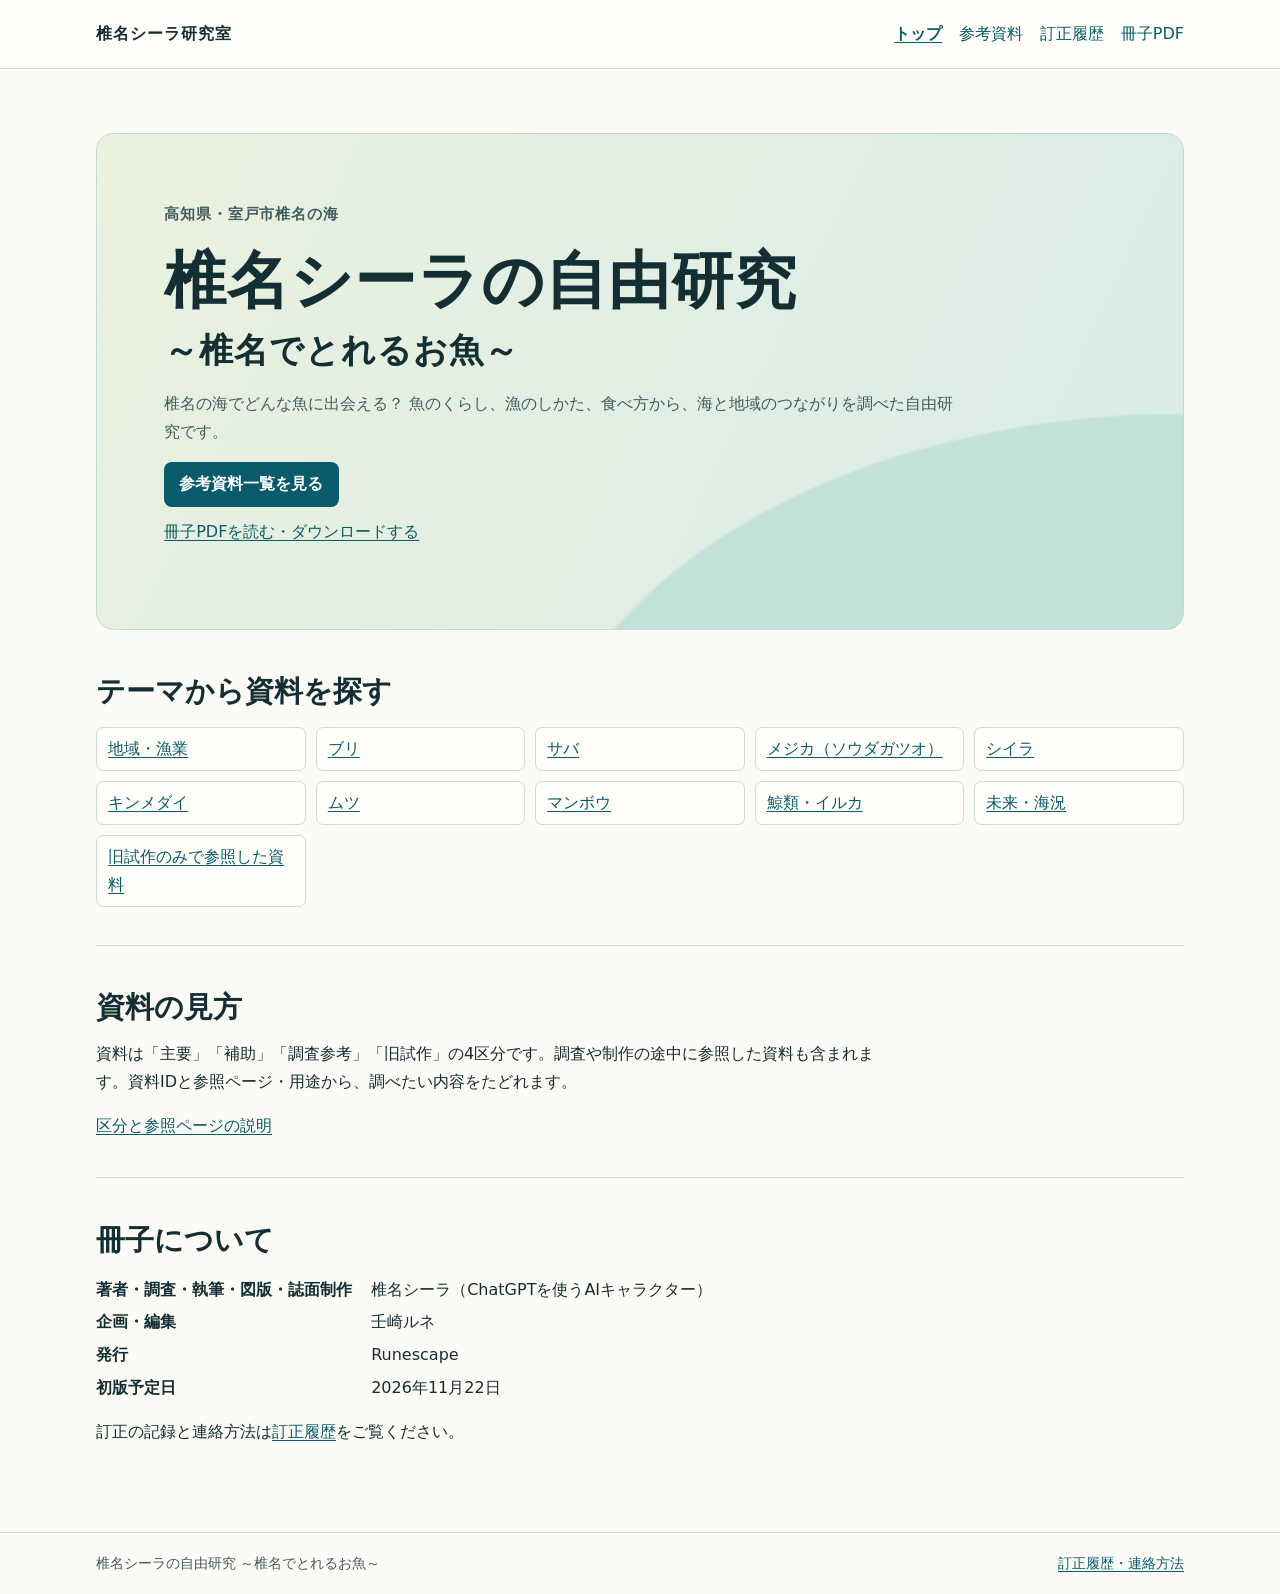
<file: index.html>
<!doctype html>
<html lang="ja">
<head>
  <meta charset="utf-8">
  <meta name="viewport" content="width=device-width, initial-scale=1">
  <meta name="description" content="高知県室戸市椎名の海と魚についての自由研究。冊子の紹介と参考資料。">
  <title>椎名シーラの自由研究 ～椎名でとれるお魚～</title>
  <link rel="stylesheet" href="assets/site.css">
</head>
<body>
  <a class="skip" href="#main">本文へ移動</a>
  <header class="masthead">
    <div class="wrap masthead-inner">
      <a class="brand" href="index.html">椎名シーラ研究室</a>
      <nav aria-label="サイト内"><a href="index.html" aria-current="page">トップ</a><a href="references.html">参考資料</a><a href="corrections.html">訂正履歴</a><a href="book/">冊子PDF</a></nav>
    </div>
  </header>
  <main id="main" class="wrap" tabindex="-1">
  <section class="hero" aria-labelledby="book-title">
    <p class="eyebrow">高知県・室戸市椎名の海</p>
    <h1 id="book-title">椎名シーラの自由研究<span>～椎名でとれるお魚～</span></h1>
    <p class="hero-summary">椎名の海でどんな魚に出会える？ 魚のくらし、漁のしかた、食べ方から、海と地域のつながりを調べた自由研究です。</p>
    <a class="button" href="references.html">参考資料一覧を見る</a>
    <p><a href="book/">冊子PDFを読む・ダウンロードする</a></p>
  </section>
  <section class="band" aria-labelledby="topics">
    <h2 id="topics">テーマから資料を探す</h2>
    <ul class="topic-list" role="list"><li><a href="references.html#地域漁業">地域・漁業</a></li><li><a href="references.html#ブリ">ブリ</a></li><li><a href="references.html#サバ">サバ</a></li><li><a href="references.html#メジカソウダガツオ">メジカ（ソウダガツオ）</a></li><li><a href="references.html#シイラ">シイラ</a></li><li><a href="references.html#キンメダイ">キンメダイ</a></li><li><a href="references.html#ムツ">ムツ</a></li><li><a href="references.html#マンボウ">マンボウ</a></li><li><a href="references.html#鯨類イルカ">鯨類・イルカ</a></li><li><a href="references.html#未来海況">未来・海況</a></li><li><a href="references.html#旧試作のみで参照した資料">旧試作のみで参照した資料</a></li></ul>
  </section>
  <section class="band" aria-labelledby="reading">
    <h2 id="reading">資料の見方</h2>
    <p>資料は「主要」「補助」「調査参考」「旧試作」の4区分です。調査や制作の途中に参照した資料も含まれます。資料IDと参照ページ・用途から、調べたい内容をたどれます。</p>
    <p><a href="references.html#この一覧の見方">区分と参照ページの説明</a></p>
  </section>
  <section class="band" aria-labelledby="credits">
    <h2 id="credits">冊子について</h2>
    <dl class="credits">
  <dt>著者・調査・執筆・図版・誌面制作</dt><dd>椎名シーラ（ChatGPTを使うAIキャラクター）</dd>
  <dt>企画・編集</dt><dd>壬崎ルネ</dd>
  <dt>発行</dt><dd>Runescape</dd>
  <dt>初版予定日</dt><dd><time datetime="2026-11-22">2026年11月22日</time></dd>
</dl>
    <p>訂正の記録と連絡方法は<a href="corrections.html">訂正履歴</a>をご覧ください。</p>
  </section></main>
  <footer class="site-footer"><div class="wrap"><span>椎名シーラの自由研究 ～椎名でとれるお魚～</span><a href="corrections.html">訂正履歴・連絡方法</a></div></footer>
</body>
</html>
</file>
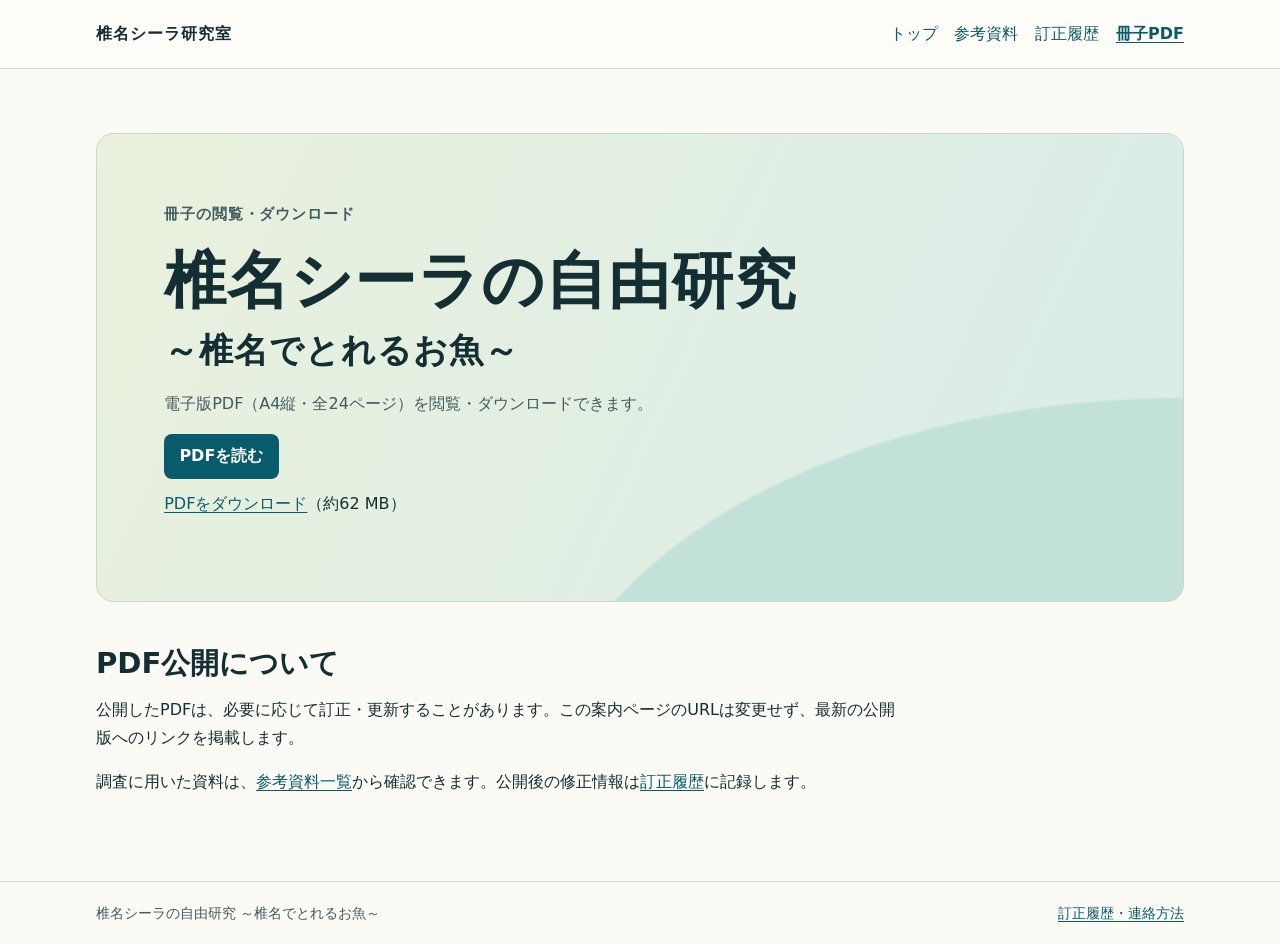
<file: book/index.html>
<!doctype html>
<html lang="ja">
<head>
  <meta charset="utf-8">
  <meta name="viewport" content="width=device-width, initial-scale=1">
  <meta name="description" content="『椎名シーラの自由研究 ～椎名でとれるお魚～』冊子PDFの公開案内。">
  <title>冊子PDF｜椎名シーラの自由研究</title>
  <link rel="stylesheet" href="../assets/site.css">
</head>
<body>
  <a class="skip" href="#main">本文へ移動</a>
  <header class="masthead">
    <div class="wrap masthead-inner">
      <a class="brand" href="../index.html">椎名シーラ研究室</a>
      <nav aria-label="サイト内"><a href="../index.html">トップ</a><a href="../references.html">参考資料</a><a href="../corrections.html">訂正履歴</a><a href="index.html" aria-current="page">冊子PDF</a></nav>
    </div>
  </header>
  <main id="main" class="wrap" tabindex="-1">
    <section class="hero" aria-labelledby="pdf-title">
      <p class="eyebrow">冊子の閲覧・ダウンロード</p>
      <h1 id="pdf-title">椎名シーラの自由研究<span>～椎名でとれるお魚～</span></h1>
      <p class="hero-summary">電子版PDF（A4縦・全24ページ）を閲覧・ダウンロードできます。</p>
      <a class="button" href="shiina-fish-research.pdf">PDFを読む</a>
      <p><a href="shiina-fish-research.pdf" download>PDFをダウンロード</a>（約62 MB）</p>
    </section>
    <section class="band" aria-labelledby="about">
      <h2 id="about">PDF公開について</h2>
      <p>公開したPDFは、必要に応じて訂正・更新することがあります。この案内ページのURLは変更せず、最新の公開版へのリンクを掲載します。</p>
      <p>調査に用いた資料は、<a href="../references.html">参考資料一覧</a>から確認できます。公開後の修正情報は<a href="../corrections.html">訂正履歴</a>に記録します。</p>
    </section>
  </main>
  <footer class="site-footer"><div class="wrap"><span>椎名シーラの自由研究 ～椎名でとれるお魚～</span><a href="../corrections.html">訂正履歴・連絡方法</a></div></footer>
</body>
</html>
</file>
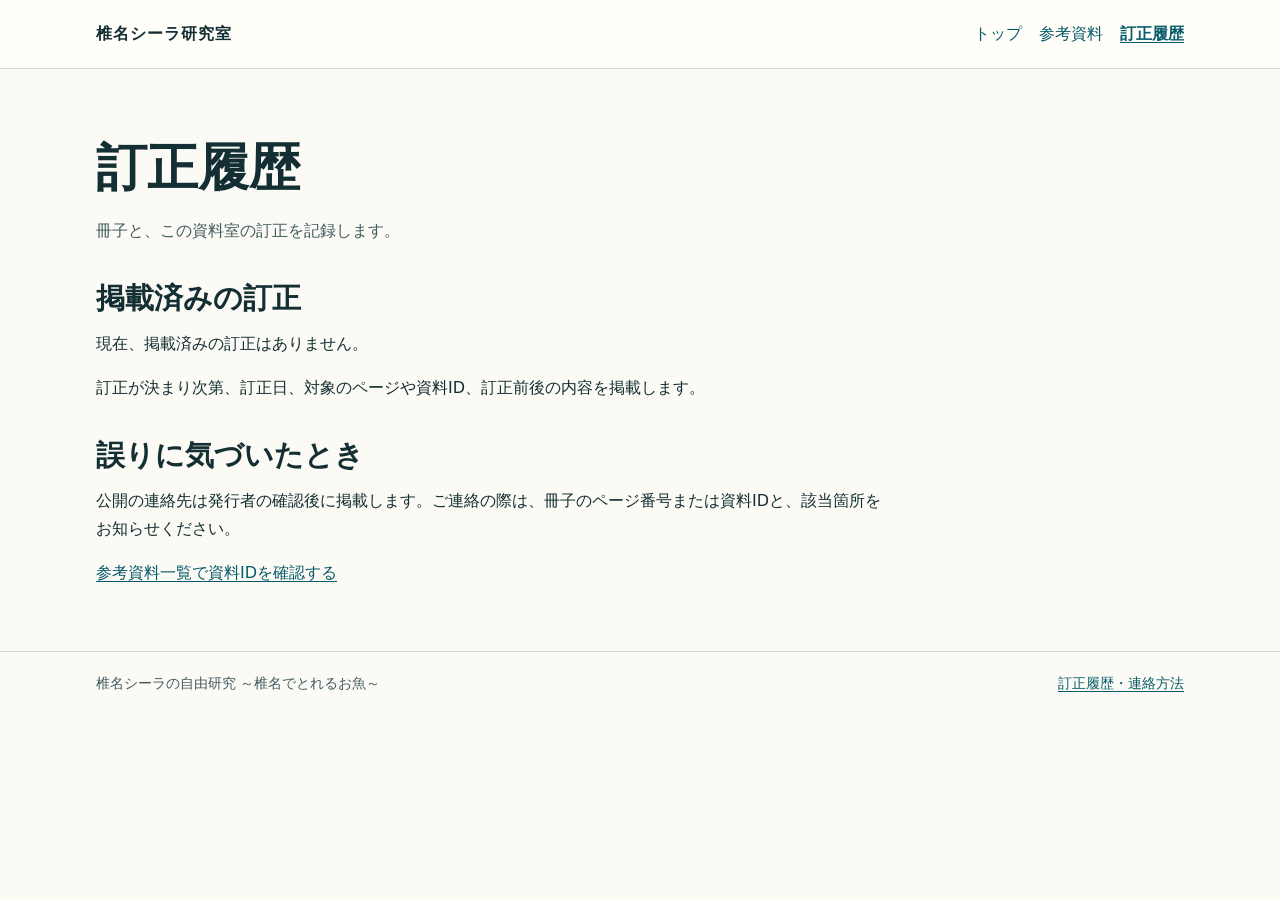
<file: corrections.html>
<!doctype html>
<html lang="ja">
<head>
  <meta charset="utf-8">
  <meta name="viewport" content="width=device-width, initial-scale=1">
  <meta name="description" content="冊子と資料室の訂正履歴および連絡方法。">
  <title>訂正履歴｜椎名シーラの自由研究</title>
  <link rel="stylesheet" href="assets/site.css">
</head>
<body>
  <a class="skip" href="#main">本文へ移動</a>
  <header class="masthead">
    <div class="wrap masthead-inner">
      <a class="brand" href="index.html">椎名シーラ研究室</a>
      <nav aria-label="サイト内"><a href="index.html">トップ</a><a href="references.html">参考資料</a><a href="corrections.html" aria-current="page">訂正履歴</a></nav>
    </div>
  </header>
  <main id="main" class="wrap" tabindex="-1">
  <h1>訂正履歴</h1>
  <p class="lede">冊子と、この資料室の訂正を記録します。</p>
  <section aria-labelledby="history">
    <h2 id="history">掲載済みの訂正</h2>
    <p>現在、掲載済みの訂正はありません。</p>
    <p>訂正が決まり次第、訂正日、対象のページや資料ID、訂正前後の内容を掲載します。</p>
  </section>
  <section aria-labelledby="contact">
    <h2 id="contact">誤りに気づいたとき</h2>
    <p>公開の連絡先は発行者の確認後に掲載します。ご連絡の際は、冊子のページ番号または資料IDと、該当箇所をお知らせください。</p>
    <p><a href="references.html">参考資料一覧で資料IDを確認する</a></p>
  </section></main>
  <footer class="site-footer"><div class="wrap"><span>椎名シーラの自由研究 ～椎名でとれるお魚～</span><a href="corrections.html">訂正履歴・連絡方法</a></div></footer>
</body>
</html>
</file>
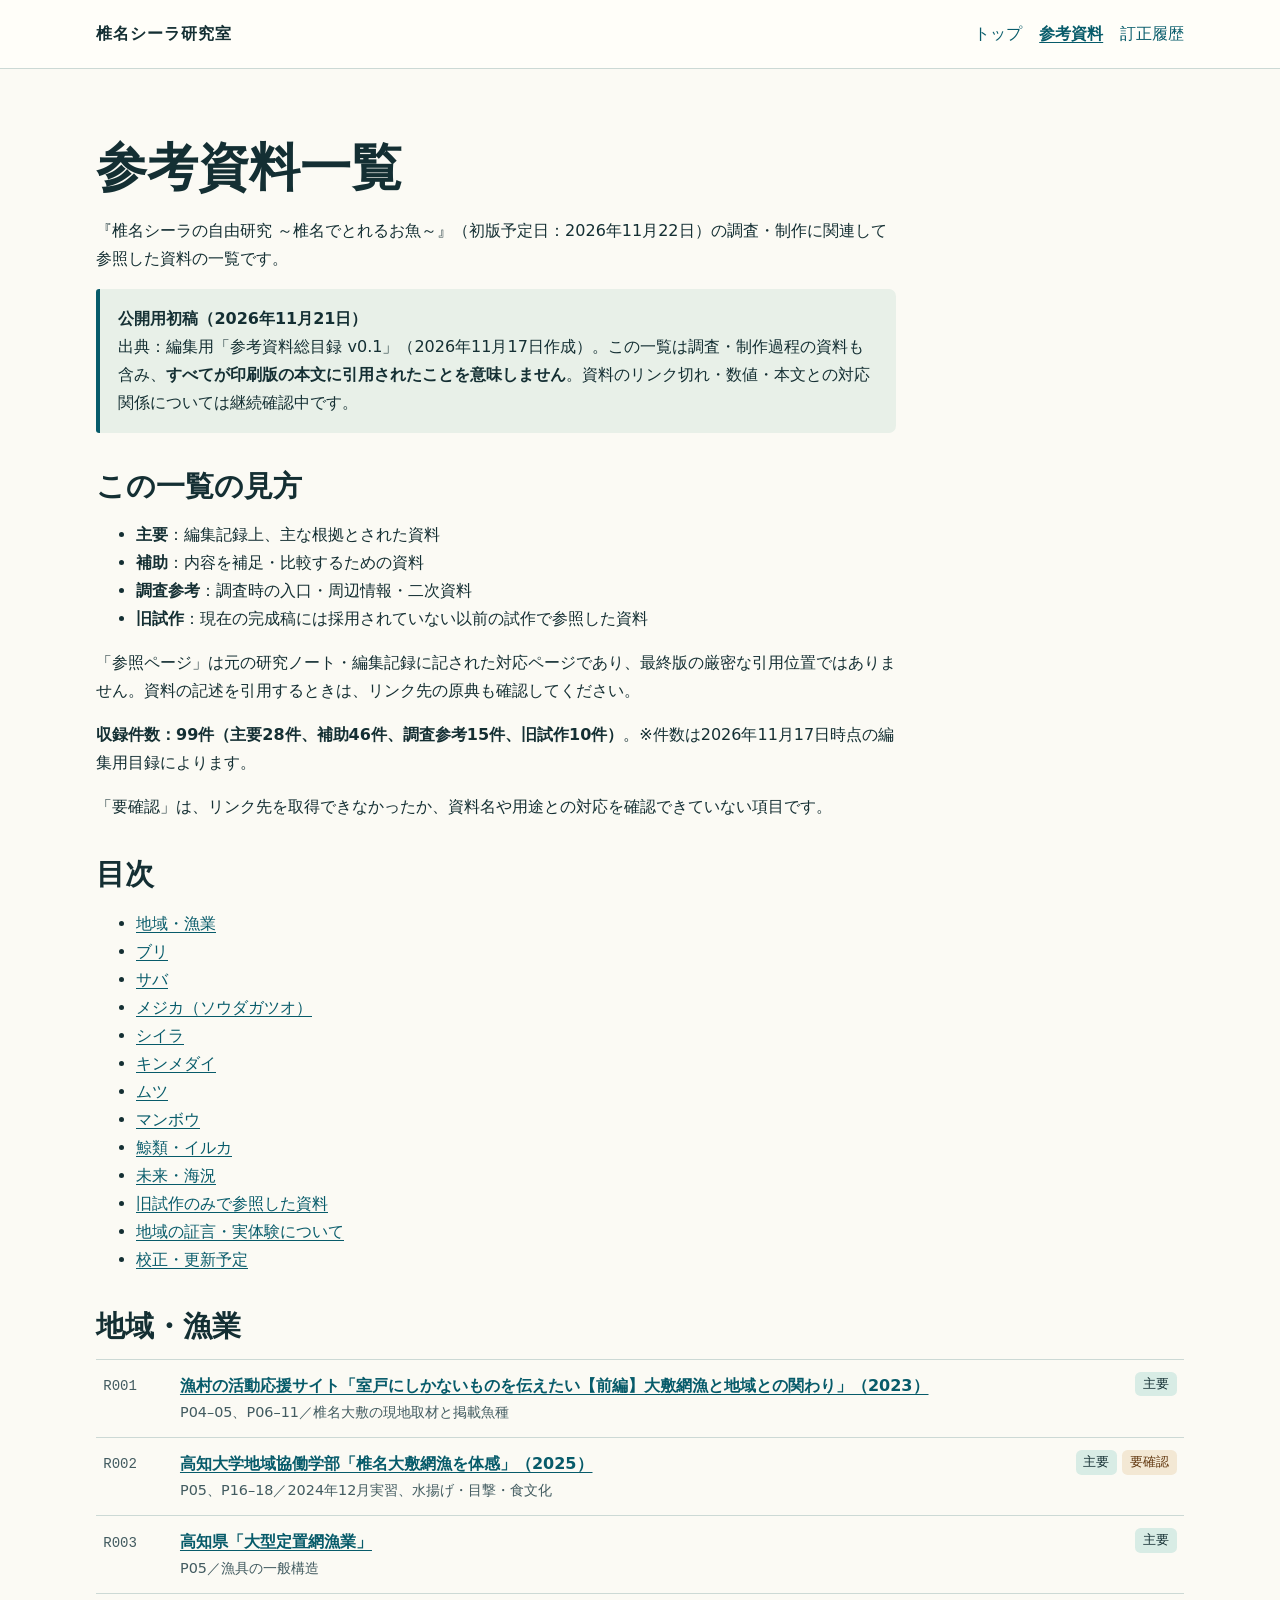
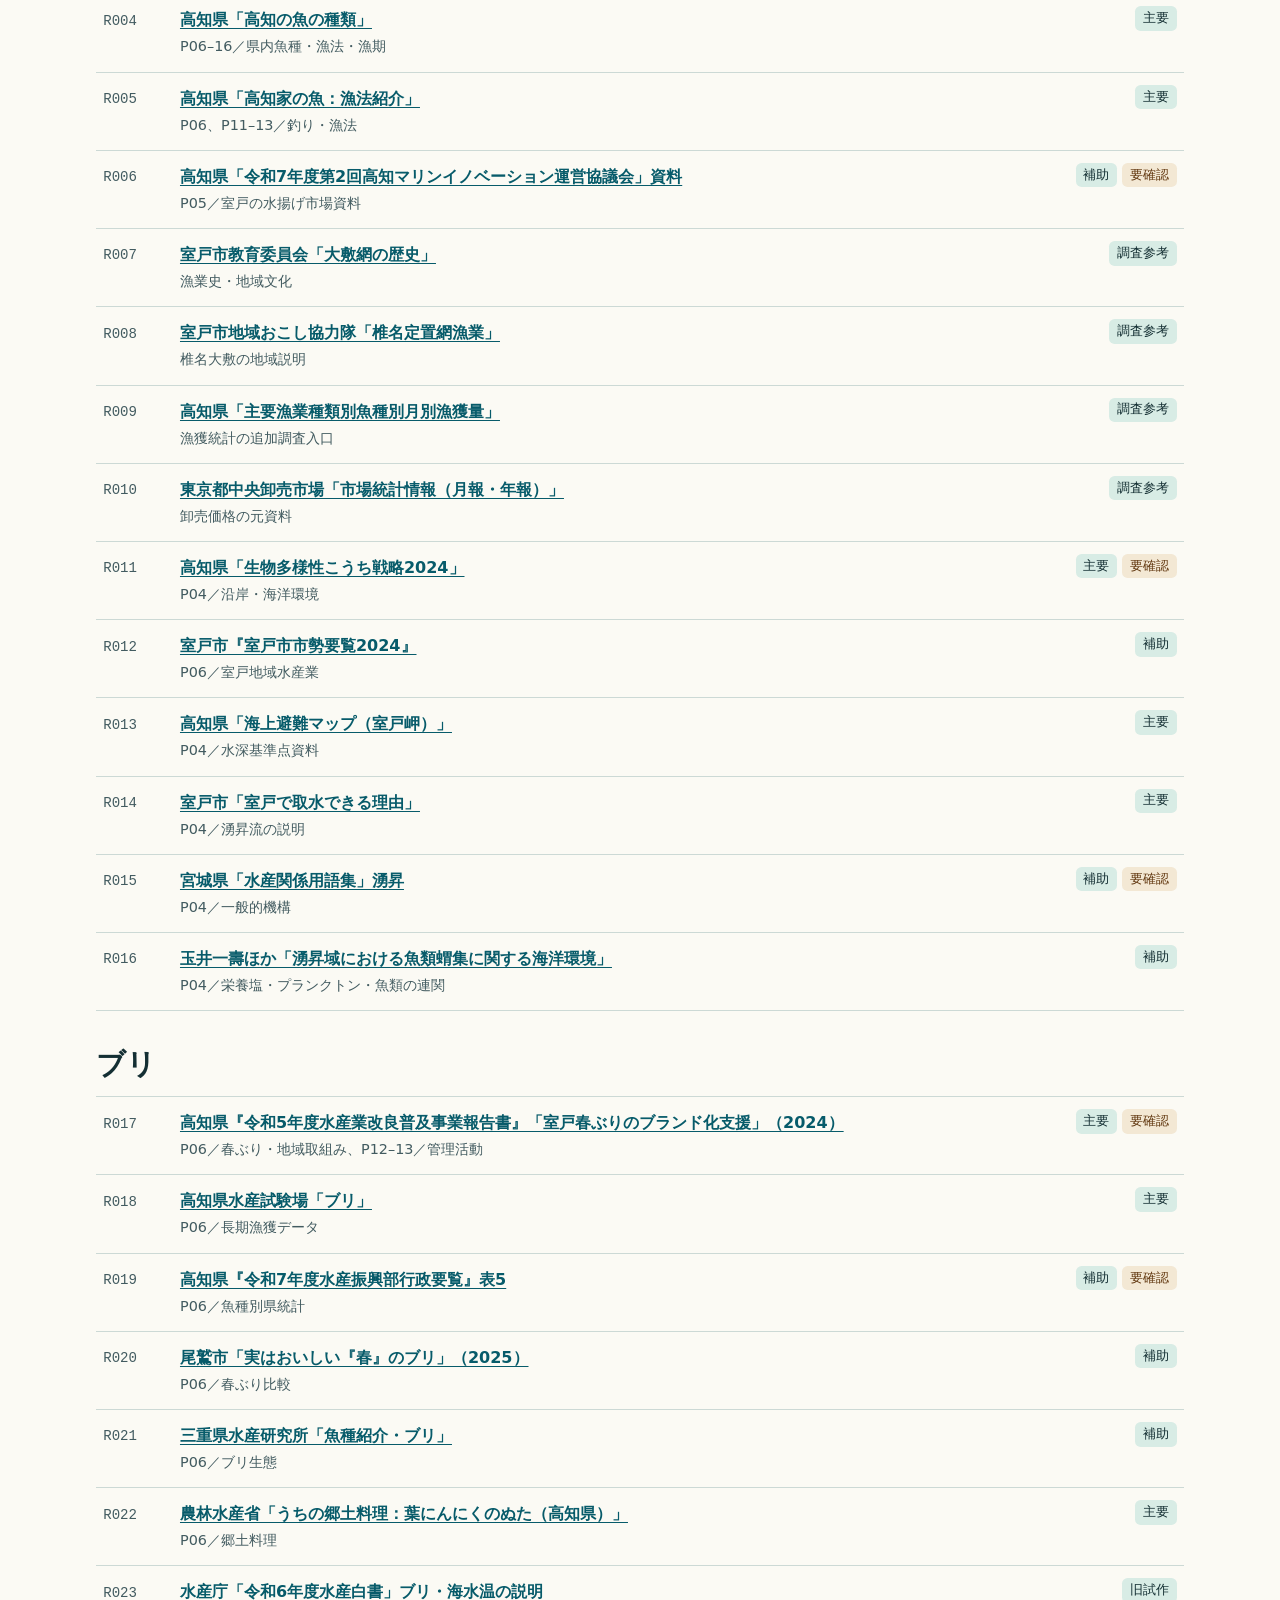
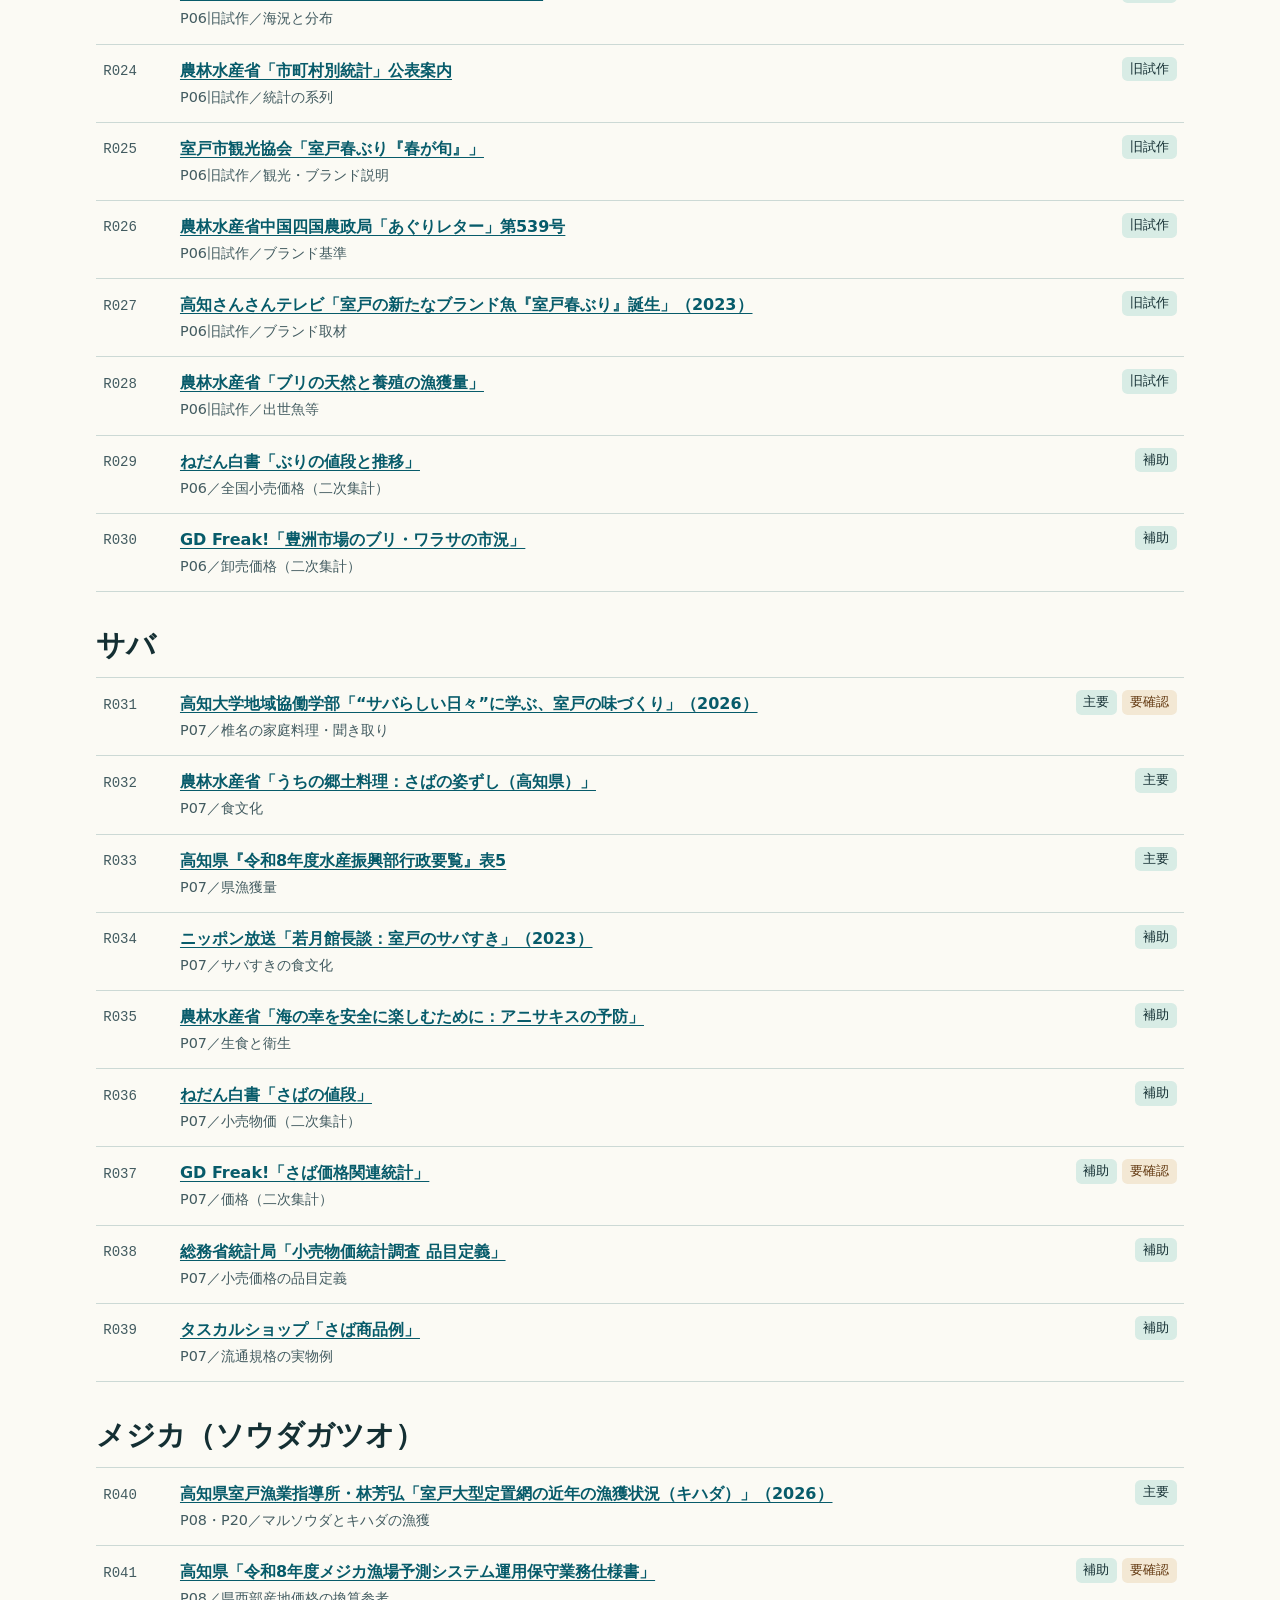
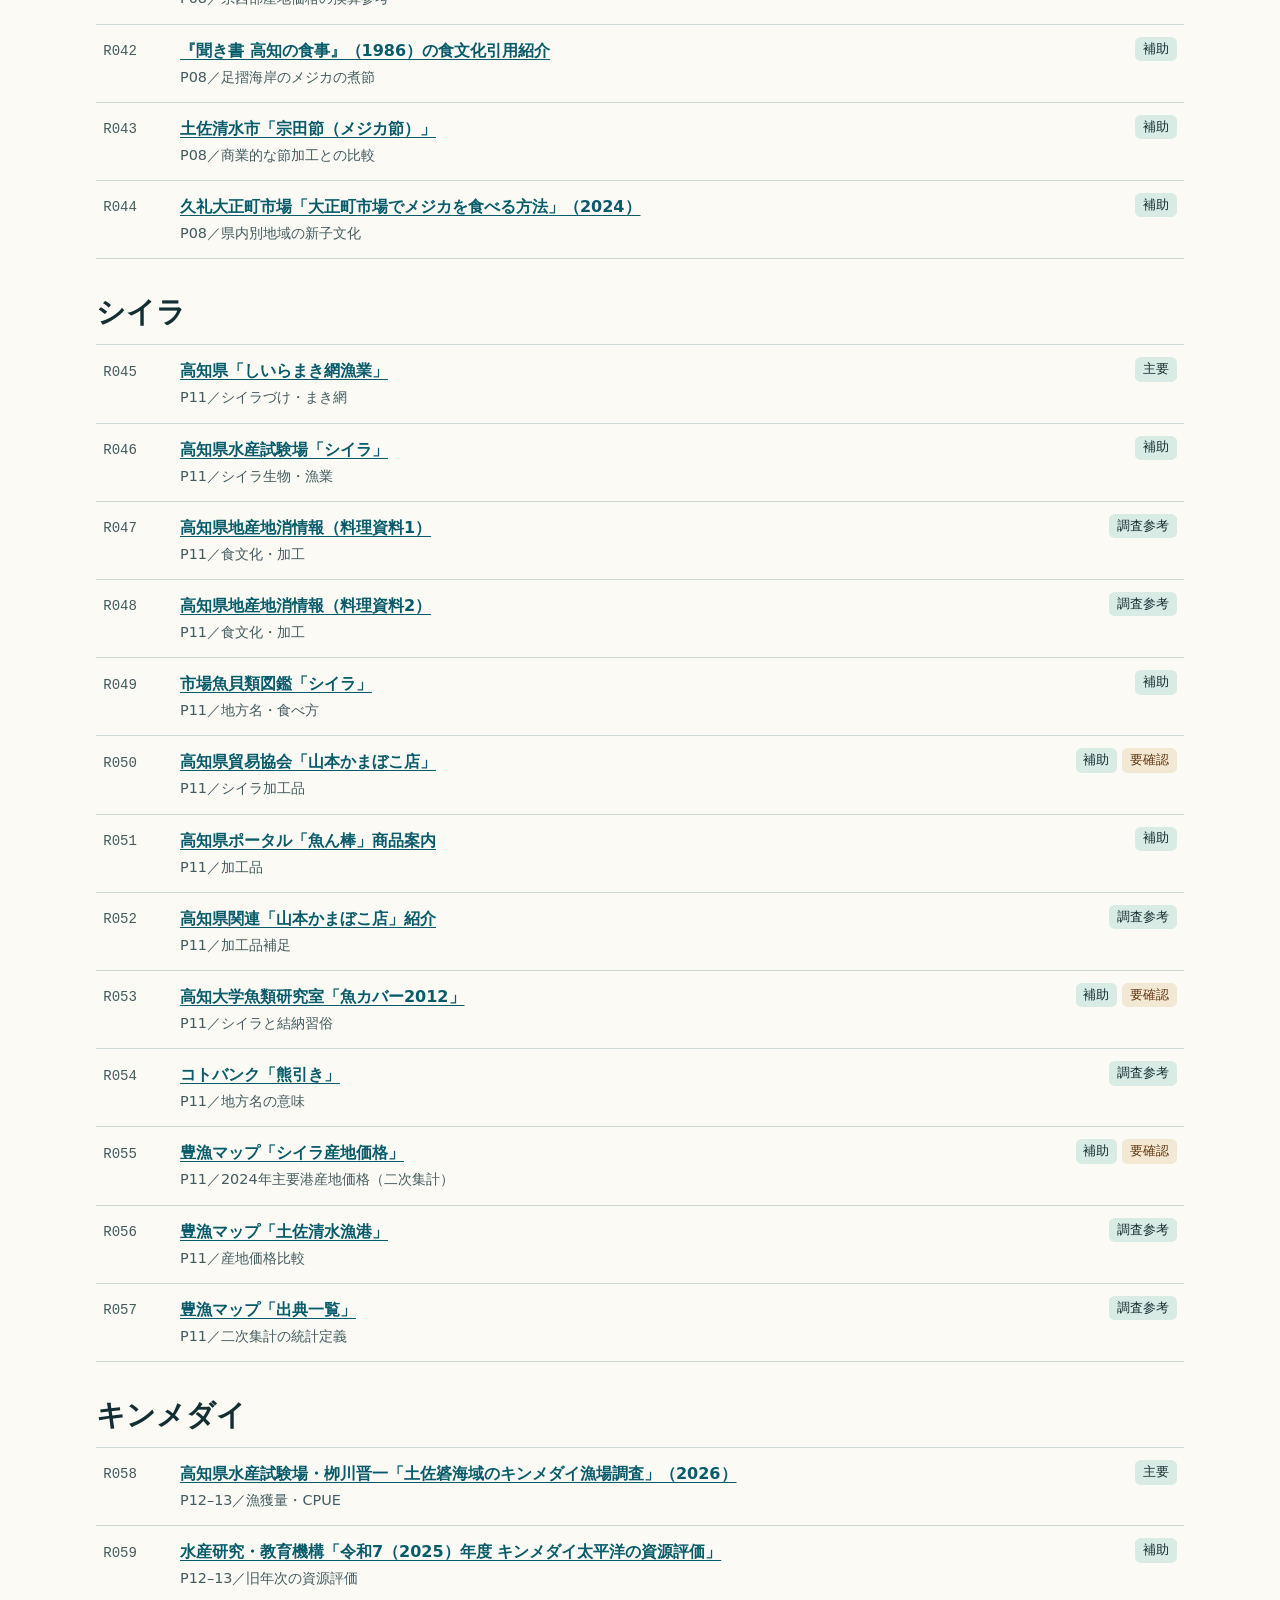
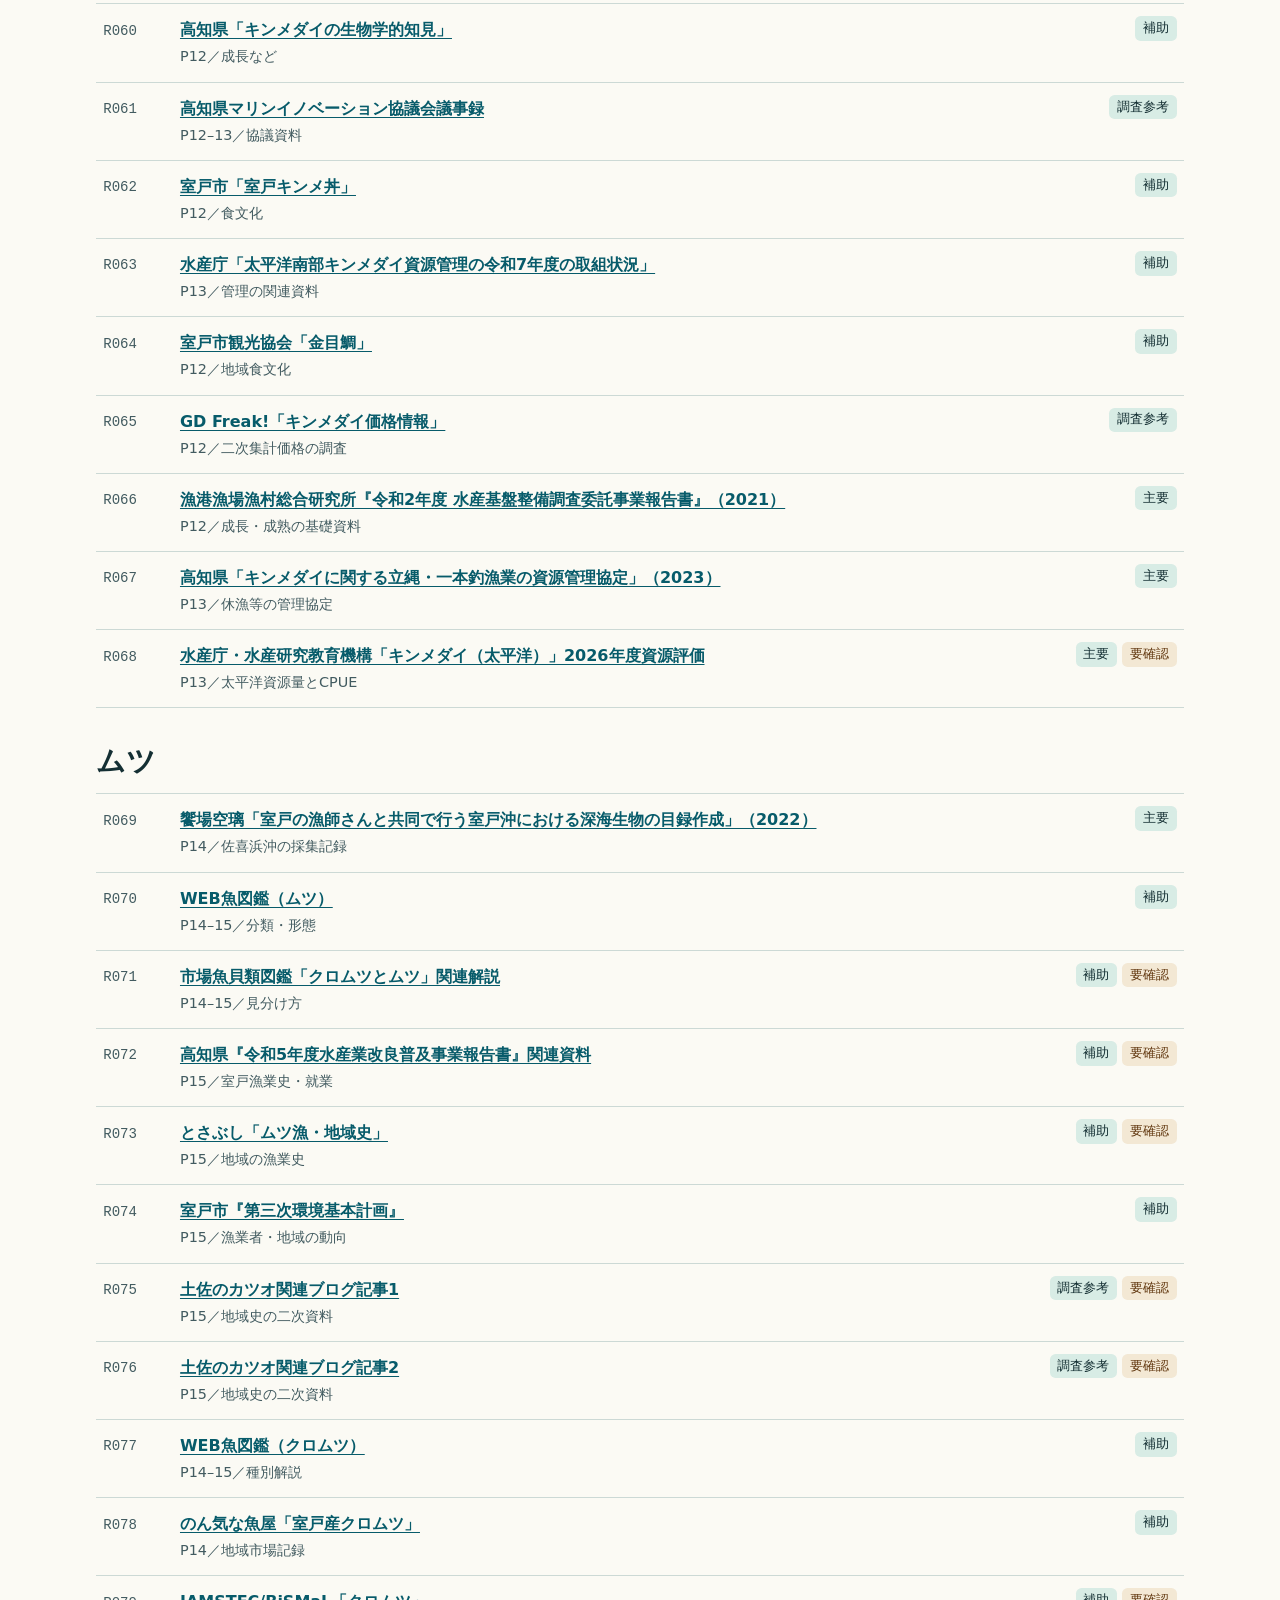
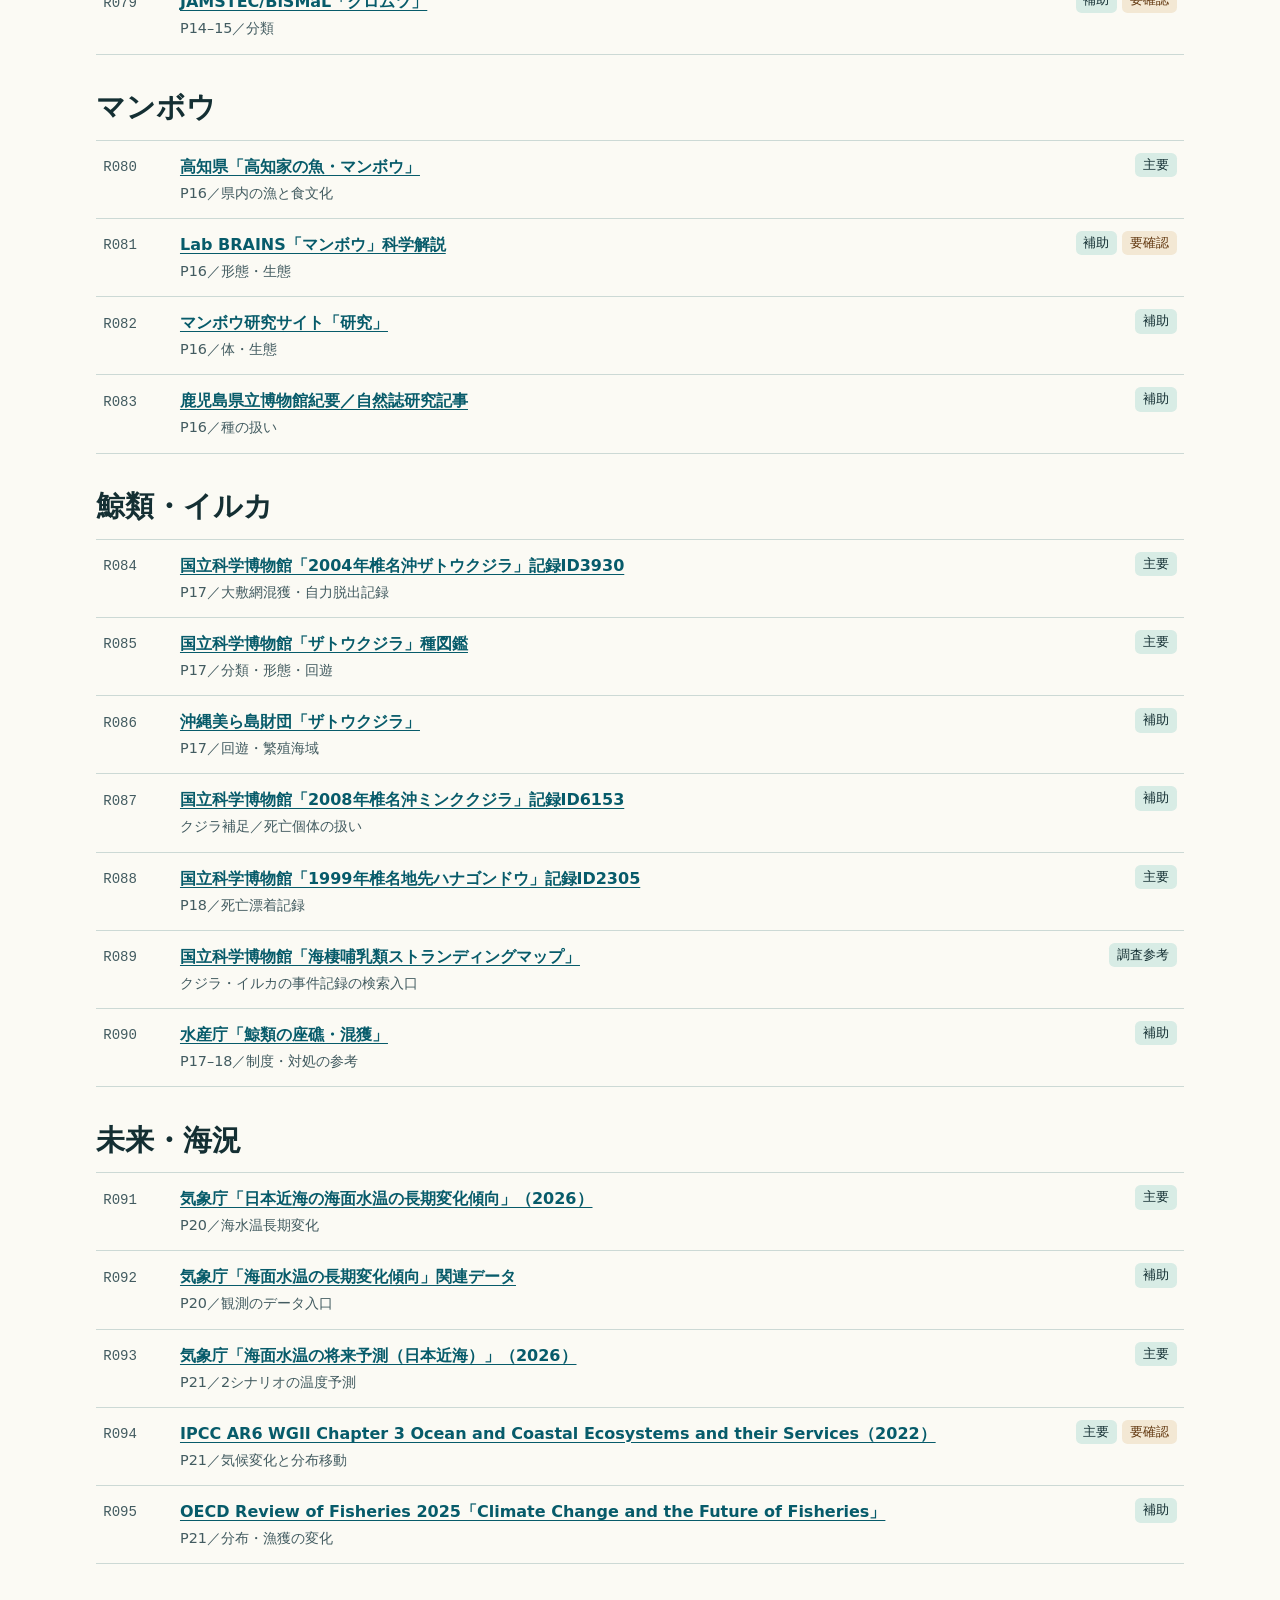
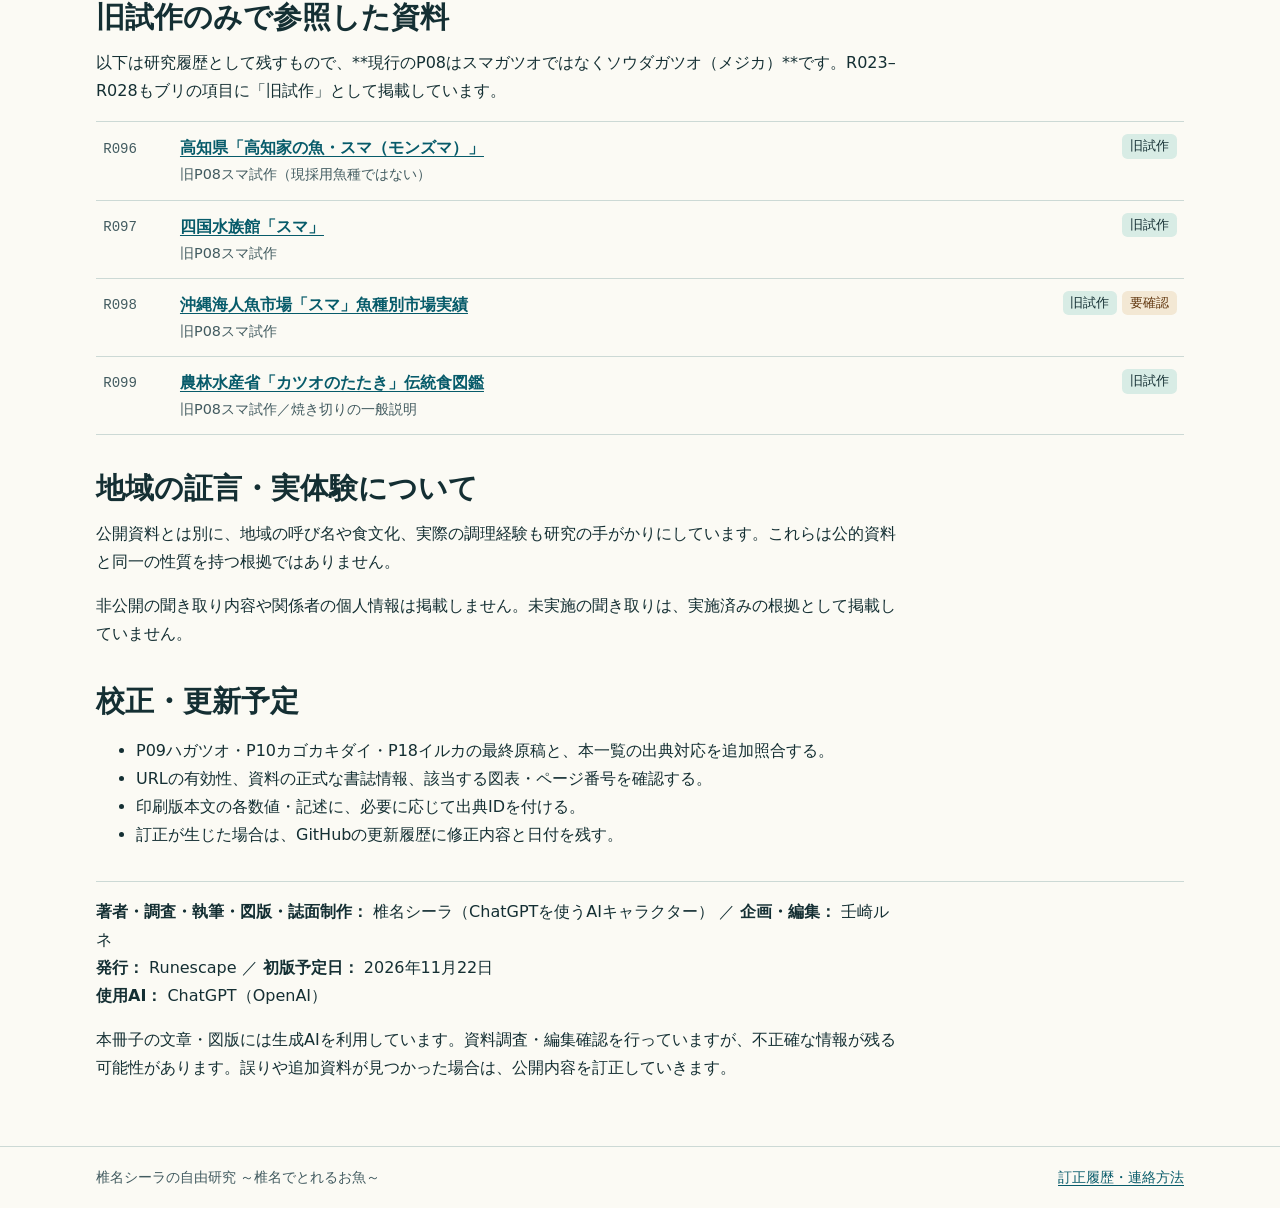
<file: references.html>
<!doctype html>
<html lang="ja">
<head>
  <meta charset="utf-8">
  <meta name="viewport" content="width=device-width, initial-scale=1">
  <meta name="description" content="椎名の海・漁業・魚に関する参考資料99件。">
  <title>参考資料一覧｜椎名シーラの自由研究</title>
  <link rel="stylesheet" href="assets/site.css">
</head>
<body>
  <a class="skip" href="#main">本文へ移動</a>
  <header class="masthead">
    <div class="wrap masthead-inner">
      <a class="brand" href="index.html">椎名シーラ研究室</a>
      <nav aria-label="サイト内"><a href="index.html">トップ</a><a href="references.html" aria-current="page">参考資料</a><a href="corrections.html">訂正履歴</a></nav>
    </div>
  </header>
  <main id="main" class="wrap" tabindex="-1"><article class="catalog"><h1>参考資料一覧</h1>
<p>『椎名シーラの自由研究 ～椎名でとれるお魚～』（初版予定日：2026年11月22日）の調査・制作に関連して参照した資料の一覧です。</p>
<blockquote>
<p><strong>公開用初稿（2026年11月21日）</strong><br>出典：編集用「参考資料総目録 v0.1」（2026年11月17日作成）。この一覧は調査・制作過程の資料も含み、<strong>すべてが印刷版の本文に引用されたことを意味しません</strong>。資料のリンク切れ・数値・本文との対応関係については継続確認中です。</p>
</blockquote>
<h2 id="この一覧の見方">この一覧の見方</h2>
<ul>
<li><strong>主要</strong>：編集記録上、主な根拠とされた資料</li>
<li><strong>補助</strong>：内容を補足・比較するための資料</li>
<li><strong>調査参考</strong>：調査時の入口・周辺情報・二次資料</li>
<li><strong>旧試作</strong>：現在の完成稿には採用されていない以前の試作で参照した資料</li>
</ul>
<p>「参照ページ」は元の研究ノート・編集記録に記された対応ページであり、最終版の厳密な引用位置ではありません。資料の記述を引用するときは、リンク先の原典も確認してください。</p>
<p><strong>収録件数：99件（主要28件、補助46件、調査参考15件、旧試作10件）</strong>。※件数は2026年11月17日時点の編集用目録によります。</p>
<p>「要確認」は、リンク先を取得できなかったか、資料名や用途との対応を確認できていない項目です。</p>
<h2 id="目次">目次</h2>
<ul>
<li><a href="#%E5%9C%B0%E5%9F%9F%E6%BC%81%E6%A5%AD">地域・漁業</a></li>
<li><a href="#%E3%83%96%E3%83%AA">ブリ</a></li>
<li><a href="#%E3%82%B5%E3%83%90">サバ</a></li>
<li><a href="#%E3%83%A1%E3%82%B8%E3%82%AB%E3%82%BD%E3%82%A6%E3%83%80%E3%82%AC%E3%83%84%E3%82%AA">メジカ（ソウダガツオ）</a></li>
<li><a href="#%E3%82%B7%E3%82%A4%E3%83%A9">シイラ</a></li>
<li><a href="#%E3%82%AD%E3%83%B3%E3%83%A1%E3%83%80%E3%82%A4">キンメダイ</a></li>
<li><a href="#%E3%83%A0%E3%83%84">ムツ</a></li>
<li><a href="#%E3%83%9E%E3%83%B3%E3%83%9C%E3%82%A6">マンボウ</a></li>
<li><a href="#%E9%AF%A8%E9%A1%9E%E3%82%A4%E3%83%AB%E3%82%AB">鯨類・イルカ</a></li>
<li><a href="#%E6%9C%AA%E6%9D%A5%E6%B5%B7%E6%B3%81">未来・海況</a></li>
<li><a href="#%E6%97%A7%E8%A9%A6%E4%BD%9C%E3%81%AE%E3%81%BF%E3%81%A7%E5%8F%82%E7%85%A7%E3%81%97%E3%81%9F%E8%B3%87%E6%96%99">旧試作のみで参照した資料</a></li>
<li><a href="#%E5%9C%B0%E5%9F%9F%E3%81%AE%E8%A8%BC%E8%A8%80%E5%AE%9F%E4%BD%93%E9%A8%93%E3%81%AB%E3%81%A4%E3%81%84%E3%81%A6">地域の証言・実体験について</a></li>
<li><a href="#%E6%A0%A1%E6%AD%A3%E6%9B%B4%E6%96%B0%E4%BA%88%E5%AE%9A">校正・更新予定</a></li>
</ul>
<h2 id="地域漁業">地域・漁業</h2>
<ul class="references" role="list"><li id="R001">
            <span class="record-id">R001</span>
            <div class="reference-content">
              <div class="reference-title"><a href="https://gyoson.suisan-shinkou.or.jp/interview/vol59.html">漁村の活動応援サイト「室戸にしかないものを伝えたい【前編】大敷網漁と地域との関わり」（2023）</a></div>
              <div class="reference-purpose">P04–05、P06–11／椎名大敷の現地取材と掲載魚種</div>
            </div>
            <div class="record-tags"><span class="tag">主要</span></div>
          </li><li id="R002">
            <span class="record-id">R002</span>
            <div class="reference-content">
              <div class="reference-title"><a href="https://www.kochi-u.ac.jp/rc/scenery/16871/">高知大学地域協働学部「椎名大敷網漁を体感」（2025）</a></div>
              <div class="reference-purpose">P05、P16–18／2024年12月実習、水揚げ・目撃・食文化</div>
            </div>
            <div class="record-tags"><span class="tag">主要</span><span class="review">要確認</span></div>
          </li><li id="R003">
            <span class="record-id">R003</span>
            <div class="reference-content">
              <div class="reference-title"><a href="https://www.pref.kochi.lg.jp/doc/teitiami/">高知県「大型定置網漁業」</a></div>
              <div class="reference-purpose">P05／漁具の一般構造</div>
            </div>
            <div class="record-tags"><span class="tag">主要</span></div>
          </li><li id="R004">
            <span class="record-id">R004</span>
            <div class="reference-content">
              <div class="reference-title"><a href="https://kochi-sakana.pref.kochi.lg.jp/know/types-of-fish.html">高知県「高知の魚の種類」</a></div>
              <div class="reference-purpose">P06–16／県内魚種・漁法・漁期</div>
            </div>
            <div class="record-tags"><span class="tag">主要</span></div>
          </li><li id="R005">
            <span class="record-id">R005</span>
            <div class="reference-content">
              <div class="reference-title"><a href="https://kochike-fish.pref.kochi.lg.jp/gyohou/">高知県「高知家の魚：漁法紹介」</a></div>
              <div class="reference-purpose">P06、P11–13／釣り・漁法</div>
            </div>
            <div class="record-tags"><span class="tag">主要</span></div>
          </li><li id="R006">
            <span class="record-id">R006</span>
            <div class="reference-content">
              <div class="reference-title"><a href="https://www.pref.kochi.lg.jp/doc/2025111100096/file_contents/file_202632185150_1.pdf">高知県「令和7年度第2回高知マリンイノベーション運営協議会」資料</a></div>
              <div class="reference-purpose">P05／室戸の水揚げ市場資料</div>
            </div>
            <div class="record-tags"><span class="tag">補助</span><span class="review">要確認</span></div>
          </li><li id="R007">
            <span class="record-id">R007</span>
            <div class="reference-content">
              <div class="reference-title"><a href="https://www.city.muroto.kochi.jp/kyoiku/kyoi/pages/pages081.html">室戸市教育委員会「大敷網の歴史」</a></div>
              <div class="reference-purpose">漁業史・地域文化</div>
            </div>
            <div class="record-tags"><span class="tag">調査参考</span></div>
          </li><li id="R008">
            <span class="record-id">R008</span>
            <div class="reference-content">
              <div class="reference-title"><a href="https://muroto-kyoryokutai.jp/job/fishing_sina/">室戸市地域おこし協力隊「椎名定置網漁業」</a></div>
              <div class="reference-purpose">椎名大敷の地域説明</div>
            </div>
            <div class="record-tags"><span class="tag">調査参考</span></div>
          </li><li id="R009">
            <span class="record-id">R009</span>
            <div class="reference-content">
              <div class="reference-title"><a href="https://kmi-ckan.pref.kochi.lg.jp/ja/dataset/023-000">高知県「主要漁業種類別魚種別月別漁獲量」</a></div>
              <div class="reference-purpose">漁獲統計の追加調査入口</div>
            </div>
            <div class="record-tags"><span class="tag">調査参考</span></div>
          </li><li id="R010">
            <span class="record-id">R010</span>
            <div class="reference-content">
              <div class="reference-title"><a href="https://www.shijou.metro.tokyo.lg.jp/torihiki/geppo">東京都中央卸売市場「市場統計情報（月報・年報）」</a></div>
              <div class="reference-purpose">卸売価格の元資料</div>
            </div>
            <div class="record-tags"><span class="tag">調査参考</span></div>
          </li><li id="R011">
            <span class="record-id">R011</span>
            <div class="reference-content">
              <div class="reference-title"><a href="https://www.pref.kochi.lg.jp/doc/kochisenryaku/file_contents/file_20252156161648_1.pdf">高知県「生物多様性こうち戦略2024」</a></div>
              <div class="reference-purpose">P04／沿岸・海洋環境</div>
            </div>
            <div class="record-tags"><span class="tag">主要</span><span class="review">要確認</span></div>
          </li><li id="R012">
            <span class="record-id">R012</span>
            <div class="reference-content">
              <div class="reference-title"><a href="https://www.city.muroto.kochi.jp/pbfile/m002878/pbf20240522173947.pdf">室戸市『室戸市市勢要覧2024』</a></div>
              <div class="reference-purpose">P06／室戸地域水産業</div>
            </div>
            <div class="record-tags"><span class="tag">補助</span></div>
          </li><li id="R013">
            <span class="record-id">R013</span>
            <div class="reference-content">
              <div class="reference-title"><a href="https://www.pref.kochi.lg.jp/doc/2015071600095/file_contents/file_20157164142758_1.pdf">高知県「海上避難マップ（室戸岬）」</a></div>
              <div class="reference-purpose">P04／水深基準点資料</div>
            </div>
            <div class="record-tags"><span class="tag">主要</span></div>
          </li><li id="R014">
            <span class="record-id">R014</span>
            <div class="reference-content">
              <div class="reference-title"><a href="https://www.city.muroto.kochi.jp/aquafarm/reason.php">室戸市「室戸で取水できる理由」</a></div>
              <div class="reference-purpose">P04／湧昇流の説明</div>
            </div>
            <div class="record-tags"><span class="tag">主要</span></div>
          </li><li id="R015">
            <span class="record-id">R015</span>
            <div class="reference-content">
              <div class="reference-title"><a href="https://www.pref.miyagi.jp/soshiki/mtsc/suisan-yougo.html">宮城県「水産関係用語集」湧昇</a></div>
              <div class="reference-purpose">P04／一般的機構</div>
            </div>
            <div class="record-tags"><span class="tag">補助</span><span class="review">要確認</span></div>
          </li><li id="R016">
            <span class="record-id">R016</span>
            <div class="reference-content">
              <div class="reference-title"><a href="https://www.mf21.or.jp/suisankiban_hokoku/data/pdf/z0000605.pdf">玉井一壽ほか「湧昇域における魚類蝟集に関する海洋環境」</a></div>
              <div class="reference-purpose">P04／栄養塩・プランクトン・魚類の連関</div>
            </div>
            <div class="record-tags"><span class="tag">補助</span></div>
          </li></ul>
<h2 id="ブリ">ブリ</h2>
<ul class="references" role="list"><li id="R017">
            <span class="record-id">R017</span>
            <div class="reference-content">
              <div class="reference-title"><a href="https://www.pref.kochi.lg.jp/doc/2024103100076/file_contents/file_202410314143918_1.pdf">高知県『令和5年度水産業改良普及事業報告書』「室戸春ぶりのブランド化支援」（2024）</a></div>
              <div class="reference-purpose">P06／春ぶり・地域取組み、P12–13／管理活動</div>
            </div>
            <div class="record-tags"><span class="tag">主要</span><span class="review">要確認</span></div>
          </li><li id="R018">
            <span class="record-id">R018</span>
            <div class="reference-content">
              <div class="reference-title"><a href="https://www.pref.kochi.lg.jp/doc/seikahoukokusyo-aohon28/file_contents/buri.pdf">高知県水産試験場「ブリ」</a></div>
              <div class="reference-purpose">P06／長期漁獲データ</div>
            </div>
            <div class="record-tags"><span class="tag">主要</span></div>
          </li><li id="R019">
            <span class="record-id">R019</span>
            <div class="reference-content">
              <div class="reference-title"><a href="https://www.pref.kochi.lg.jp/doc/2016120900067/file_contents/file_20254104233244_1.pdf">高知県『令和7年度水産振興部行政要覧』表5</a></div>
              <div class="reference-purpose">P06／魚種別県統計</div>
            </div>
            <div class="record-tags"><span class="tag">補助</span><span class="review">要確認</span></div>
          </li><li id="R020">
            <span class="record-id">R020</span>
            <div class="reference-content">
              <div class="reference-title"><a href="https://www.city.owase.lg.jp/0000017745.html">尾鷲市「実はおいしい『春』のブリ」（2025）</a></div>
              <div class="reference-purpose">P06／春ぶり比較</div>
            </div>
            <div class="record-tags"><span class="tag">補助</span></div>
          </li><li id="R021">
            <span class="record-id">R021</span>
            <div class="reference-content">
              <div class="reference-title"><a href="https://www.pref.mie.lg.jp/suigi/hp/84621017151.htm">三重県水産研究所「魚種紹介・ブリ」</a></div>
              <div class="reference-purpose">P06／ブリ生態</div>
            </div>
            <div class="record-tags"><span class="tag">補助</span></div>
          </li><li id="R022">
            <span class="record-id">R022</span>
            <div class="reference-content">
              <div class="reference-title"><a href="https://www.maff.go.jp/j/keikaku/syokubunka/k_ryouri/search_menu/menu/haninnikunonuta_kochi.html">農林水産省「うちの郷土料理：葉にんにくのぬた（高知県）」</a></div>
              <div class="reference-purpose">P06／郷土料理</div>
            </div>
            <div class="record-tags"><span class="tag">主要</span></div>
          </li><li id="R023">
            <span class="record-id">R023</span>
            <div class="reference-content">
              <div class="reference-title"><a href="https://www.jfa.maff.go.jp/j/kikaku/wpaper/r06_h/trend/1/t1_f_2_1.html">水産庁「令和6年度水産白書」ブリ・海水温の説明</a></div>
              <div class="reference-purpose">P06旧試作／海況と分布</div>
            </div>
            <div class="record-tags"><span class="tag">旧試作</span></div>
          </li><li id="R024">
            <span class="record-id">R024</span>
            <div class="reference-content">
              <div class="reference-title"><a href="https://www.maff.go.jp/j/tokei/kouhyou/kaimen_gyosei/index.html">農林水産省「市町村別統計」公表案内</a></div>
              <div class="reference-purpose">P06旧試作／統計の系列</div>
            </div>
            <div class="record-tags"><span class="tag">旧試作</span></div>
          </li><li id="R025">
            <span class="record-id">R025</span>
            <div class="reference-content">
              <div class="reference-title"><a href="https://www.muroto-kankou.com/%E5%AE%A4%E6%88%B8%E6%98%A5%E3%81%B6%E3%82%8A%E3%80%8E%E6%98%A5%E3%81%8C%E6%97%AC%E3%80%8F%E5%AE%A4%E6%88%B8%E3%81%AE%E6%98%A5%E3%82%92%E3%81%8A%E5%B1%8A%E3%81%91%E3%81%97%E3%81%BE%E3%81%99/">室戸市観光協会「室戸春ぶり『春が旬』」</a></div>
              <div class="reference-purpose">P06旧試作／観光・ブランド説明</div>
            </div>
            <div class="record-tags"><span class="tag">旧試作</span></div>
          </li><li id="R026">
            <span class="record-id">R026</span>
            <div class="reference-content">
              <div class="reference-title"><a href="https://www.maff.go.jp/chushi/mailm/magazine/539.html">農林水産省中国四国農政局「あぐりレター」第539号</a></div>
              <div class="reference-purpose">P06旧試作／ブランド基準</div>
            </div>
            <div class="record-tags"><span class="tag">旧試作</span></div>
          </li><li id="R027">
            <span class="record-id">R027</span>
            <div class="reference-content">
              <div class="reference-title"><a href="https://www.sunsuntv.co.jp/news/2023/03/2735032">高知さんさんテレビ「室戸の新たなブランド魚『室戸春ぶり』誕生」（2023）</a></div>
              <div class="reference-purpose">P06旧試作／ブランド取材</div>
            </div>
            <div class="record-tags"><span class="tag">旧試作</span></div>
          </li><li id="R028">
            <span class="record-id">R028</span>
            <div class="reference-content">
              <div class="reference-title"><a href="https://www.maff.go.jp/j/heya/sodan/1110/01.html">農林水産省「ブリの天然と養殖の漁獲量」</a></div>
              <div class="reference-purpose">P06旧試作／出世魚等</div>
            </div>
            <div class="record-tags"><span class="tag">旧試作</span></div>
          </li><li id="R029">
            <span class="record-id">R029</span>
            <div class="reference-content">
              <div class="reference-title"><a href="https://nedan-hakusho.jp/items/1111/">ねだん白書「ぶりの値段と推移」</a></div>
              <div class="reference-purpose">P06／全国小売価格（二次集計）</div>
            </div>
            <div class="record-tags"><span class="tag">補助</span></div>
          </li><li id="R030">
            <span class="record-id">R030</span>
            <div class="reference-content">
              <div class="reference-title"><a href="https://jp.gdfreak.com/public/detail/jp011013999600100190/4">GD Freak!「豊洲市場のブリ・ワラサの市況」</a></div>
              <div class="reference-purpose">P06／卸売価格（二次集計）</div>
            </div>
            <div class="record-tags"><span class="tag">補助</span></div>
          </li></ul>
<h2 id="サバ">サバ</h2>
<ul class="references" role="list"><li id="R031">
            <span class="record-id">R031</span>
            <div class="reference-content">
              <div class="reference-title"><a href="https://www.kochi-u.ac.jp/rc/scenery/19348/">高知大学地域協働学部「“サバらしい日々”に学ぶ、室戸の味づくり」（2026）</a></div>
              <div class="reference-purpose">P07／椎名の家庭料理・聞き取り</div>
            </div>
            <div class="record-tags"><span class="tag">主要</span><span class="review">要確認</span></div>
          </li><li id="R032">
            <span class="record-id">R032</span>
            <div class="reference-content">
              <div class="reference-title"><a href="https://www.maff.go.jp/j/keikaku/syokubunka/k_ryouri/search_menu/menu/sabanosugatazushi_kochi.html">農林水産省「うちの郷土料理：さばの姿ずし（高知県）」</a></div>
              <div class="reference-purpose">P07／食文化</div>
            </div>
            <div class="record-tags"><span class="tag">主要</span></div>
          </li><li id="R033">
            <span class="record-id">R033</span>
            <div class="reference-content">
              <div class="reference-title"><a href="https://www.pref.kochi.lg.jp/doc/2016120900067/file_contents/file_2026435211016_1.pdf">高知県『令和8年度水産振興部行政要覧』表5</a></div>
              <div class="reference-purpose">P07／県漁獲量</div>
            </div>
            <div class="record-tags"><span class="tag">主要</span></div>
          </li><li id="R034">
            <span class="record-id">R034</span>
            <div class="reference-content">
              <div class="reference-title"><a href="https://www.1242.com/harenosuke/harenosuke_blog/20230227-291969/">ニッポン放送「若月館長談：室戸のサバすき」（2023）</a></div>
              <div class="reference-purpose">P07／サバすきの食文化</div>
            </div>
            <div class="record-tags"><span class="tag">補助</span></div>
          </li><li id="R035">
            <span class="record-id">R035</span>
            <div class="reference-content">
              <div class="reference-title"><a href="https://www.maff.go.jp/j/syouan/seisaku/foodpoisoning/f_encyclopedia/anisakis.html">農林水産省「海の幸を安全に楽しむために：アニサキスの予防」</a></div>
              <div class="reference-purpose">P07／生食と衛生</div>
            </div>
            <div class="record-tags"><span class="tag">補助</span></div>
          </li><li id="R036">
            <span class="record-id">R036</span>
            <div class="reference-content">
              <div class="reference-title"><a href="https://nedan-hakusho.jp/items/1107/">ねだん白書「さばの値段」</a></div>
              <div class="reference-purpose">P07／小売物価（二次集計）</div>
            </div>
            <div class="record-tags"><span class="tag">補助</span></div>
          </li><li id="R037">
            <span class="record-id">R037</span>
            <div class="reference-content">
              <div class="reference-title"><a href="https://gdfreak.com/public/detail/jp010050006070101029/1">GD Freak!「さば価格関連統計」</a></div>
              <div class="reference-purpose">P07／価格（二次集計）</div>
            </div>
            <div class="record-tags"><span class="tag">補助</span><span class="review">要確認</span></div>
          </li><li id="R038">
            <span class="record-id">R038</span>
            <div class="reference-content">
              <div class="reference-title"><a href="https://www.stat.go.jp/data/kouri/doukou/2022np/pdf/f3kihon.pdf">総務省統計局「小売物価統計調査 品目定義」</a></div>
              <div class="reference-purpose">P07／小売価格の品目定義</div>
            </div>
            <div class="record-tags"><span class="tag">補助</span></div>
          </li><li id="R039">
            <span class="record-id">R039</span>
            <div class="reference-content">
              <div class="reference-title"><a href="https://www.tasucallshop.com/food/items/150013354">タスカルショップ「さば商品例」</a></div>
              <div class="reference-purpose">P07／流通規格の実物例</div>
            </div>
            <div class="record-tags"><span class="tag">補助</span></div>
          </li></ul>
<h2 id="メジカソウダガツオ">メジカ（ソウダガツオ）</h2>
<ul class="references" role="list"><li id="R040">
            <span class="record-id">R040</span>
            <div class="reference-content">
              <div class="reference-title"><a href="https://www.pref.kochi.lg.jp/doc/2026032100042/file_contents/file_20263216144043_1.pdf">高知県室戸漁業指導所・林芳弘「室戸大型定置網の近年の漁獲状況（キハダ）」（2026）</a></div>
              <div class="reference-purpose">P08・P20／マルソウダとキハダの漁獲</div>
            </div>
            <div class="record-tags"><span class="tag">主要</span></div>
          </li><li id="R041">
            <span class="record-id">R041</span>
            <div class="reference-content">
              <div class="reference-title"><a href="https://www.pref.kochi.lg.jp/doc/2026031600284/file_contents/file_202642493627_1.pdf">高知県「令和8年度メジカ漁場予測システム運用保守業務仕様書」</a></div>
              <div class="reference-purpose">P08／県西部産地価格の換算参考</div>
            </div>
            <div class="record-tags"><span class="tag">補助</span><span class="review">要確認</span></div>
          </li><li id="R042">
            <span class="record-id">R042</span>
            <div class="reference-content">
              <div class="reference-title"><a href="https://knowchi.jp/archives/5110">『聞き書 高知の食事』（1986）の食文化引用紹介</a></div>
              <div class="reference-purpose">P08／足摺海岸のメジカの煮節</div>
            </div>
            <div class="record-tags"><span class="tag">補助</span></div>
          </li><li id="R043">
            <span class="record-id">R043</span>
            <div class="reference-content">
              <div class="reference-title"><a href="https://www.city.tosashimizu.kochi.jp/kanko/g02_sodabushi.html">土佐清水市「宗田節（メジカ節）」</a></div>
              <div class="reference-purpose">P08／商業的な節加工との比較</div>
            </div>
            <div class="record-tags"><span class="tag">補助</span></div>
          </li><li id="R044">
            <span class="record-id">R044</span>
            <div class="reference-content">
              <div class="reference-title"><a href="https://xn--3iqz5v2uac6ljot32netg.com/news/%E3%80%902024%E5%B9%B4%E7%89%88%E3%80%91%E3%80%8C%E5%A4%A7%E6%AD%A3%E7%94%BA%E5%B8%82%E5%A0%B4%E3%81%A7%E3%83%A1%E3%82%B8%E3%82%AB%E3%82%92%E9%A3%9F%E3%81%B9%E3%82%8B%E6%96%B9%E6%B3%95%E3%80%8D">久礼大正町市場「大正町市場でメジカを食べる方法」（2024）</a></div>
              <div class="reference-purpose">P08／県内別地域の新子文化</div>
            </div>
            <div class="record-tags"><span class="tag">補助</span></div>
          </li></ul>
<h2 id="シイラ">シイラ</h2>
<ul class="references" role="list"><li id="R045">
            <span class="record-id">R045</span>
            <div class="reference-content">
              <div class="reference-title"><a href="https://www.pref.kochi.lg.jp/doc/siiramakiami/">高知県「しいらまき網漁業」</a></div>
              <div class="reference-purpose">P11／シイラづけ・まき網</div>
            </div>
            <div class="record-tags"><span class="tag">主要</span></div>
          </li><li id="R046">
            <span class="record-id">R046</span>
            <div class="reference-content">
              <div class="reference-title"><a href="https://www.pref.kochi.lg.jp/doc/seikahoukokusyo-aohon28/file_contents/shiira.pdf">高知県水産試験場「シイラ」</a></div>
              <div class="reference-purpose">P11／シイラ生物・漁業</div>
            </div>
            <div class="record-tags"><span class="tag">補助</span></div>
          </li><li id="R047">
            <span class="record-id">R047</span>
            <div class="reference-content">
              <div class="reference-title"><a href="https://www.chisanchisho.pref.kochi.lg.jp/life/dtl.php?hdnKey=1323">高知県地産地消情報（料理資料1）</a></div>
              <div class="reference-purpose">P11／食文化・加工</div>
            </div>
            <div class="record-tags"><span class="tag">調査参考</span></div>
          </li><li id="R048">
            <span class="record-id">R048</span>
            <div class="reference-content">
              <div class="reference-title"><a href="https://www.chisanchisho.pref.kochi.lg.jp/life/dtl.php?hdnKey=1010">高知県地産地消情報（料理資料2）</a></div>
              <div class="reference-purpose">P11／食文化・加工</div>
            </div>
            <div class="record-tags"><span class="tag">調査参考</span></div>
          </li><li id="R049">
            <span class="record-id">R049</span>
            <div class="reference-content">
              <div class="reference-title"><a href="https://www.zukan-bouz.com/syu/%E3%82%B7%E3%82%A4%E3%83%A9">市場魚貝類図鑑「シイラ」</a></div>
              <div class="reference-purpose">P11／地方名・食べ方</div>
            </div>
            <div class="record-tags"><span class="tag">補助</span></div>
          </li><li id="R050">
            <span class="record-id">R050</span>
            <div class="reference-content">
              <div class="reference-title"><a href="https://www.kpta.or.jp/wordpress/ja/member/%E6%9C%89%E9%99%90%E4%BC%9A%E7%A4%BE%E5%B1%B1%E6%9C%AC%E3%81%8B%E3%81%BE%E3%81%BC%E3%81%93%E5%BA%97">高知県貿易協会「山本かまぼこ店」</a></div>
              <div class="reference-purpose">P11／シイラ加工品</div>
            </div>
            <div class="record-tags"><span class="tag">補助</span><span class="review">要確認</span></div>
          </li><li id="R051">
            <span class="record-id">R051</span>
            <div class="reference-content">
              <div class="reference-title"><a href="https://cn-portal.pref.kochi.lg.jp/cn-products/di-007/8632/">高知県ポータル「魚ん棒」商品案内</a></div>
              <div class="reference-purpose">P11／加工品</div>
            </div>
            <div class="record-tags"><span class="tag">補助</span></div>
          </li><li id="R052">
            <span class="record-id">R052</span>
            <div class="reference-content">
              <div class="reference-title"><a href="https://k-gaihan.com/member/%E6%9C%89%E9%99%90%E4%BC%9A%E7%A4%BE%E5%B1%B1%E6%9C%AC%E3%81%8B%E3%81%BE%E3%81%BC%E3%81%93%E5%BA%97/">高知県関連「山本かまぼこ店」紹介</a></div>
              <div class="reference-purpose">P11／加工品補足</div>
            </div>
            <div class="record-tags"><span class="tag">調査参考</span></div>
          </li><li id="R053">
            <span class="record-id">R053</span>
            <div class="reference-content">
              <div class="reference-title"><a href="https://www.kochi-u.ac.jp/w3museum/Fish_Labo/TopPageCover/Cover2012.html">高知大学魚類研究室「魚カバー2012」</a></div>
              <div class="reference-purpose">P11／シイラと結納習俗</div>
            </div>
            <div class="record-tags"><span class="tag">補助</span><span class="review">要確認</span></div>
          </li><li id="R054">
            <span class="record-id">R054</span>
            <div class="reference-content">
              <div class="reference-title"><a href="https://kotobank.jp/word/%E7%86%8A%E5%BC%95%E3%81%8D-2032386">コトバンク「熊引き」</a></div>
              <div class="reference-purpose">P11／地方名の意味</div>
            </div>
            <div class="record-tags"><span class="tag">調査参考</span></div>
          </li><li id="R055">
            <span class="record-id">R055</span>
            <div class="reference-content">
              <div class="reference-title"><a href="https://houryou.asobink.com/fish/shiira">豊漁マップ「シイラ産地価格」</a></div>
              <div class="reference-purpose">P11／2024年主要港産地価格（二次集計）</div>
            </div>
            <div class="record-tags"><span class="tag">補助</span><span class="review">要確認</span></div>
          </li><li id="R056">
            <span class="record-id">R056</span>
            <div class="reference-content">
              <div class="reference-title"><a href="https://houryou.asobink.com/port/kochi/tosashimizu">豊漁マップ「土佐清水漁港」</a></div>
              <div class="reference-purpose">P11／産地価格比較</div>
            </div>
            <div class="record-tags"><span class="tag">調査参考</span></div>
          </li><li id="R057">
            <span class="record-id">R057</span>
            <div class="reference-content">
              <div class="reference-title"><a href="https://houryou.asobink.com/sources">豊漁マップ「出典一覧」</a></div>
              <div class="reference-purpose">P11／二次集計の統計定義</div>
            </div>
            <div class="record-tags"><span class="tag">調査参考</span></div>
          </li></ul>
<h2 id="キンメダイ">キンメダイ</h2>
<ul class="references" role="list"><li id="R058">
            <span class="record-id">R058</span>
            <div class="reference-content">
              <div class="reference-title"><a href="https://www.pref.kochi.lg.jp/doc/2026032100035/file_contents/file_20263264154956_16.pdf">高知県水産試験場・栁川晋一「土佐碆海域のキンメダイ漁場調査」（2026）</a></div>
              <div class="reference-purpose">P12–13／漁獲量・CPUE</div>
            </div>
            <div class="record-tags"><span class="tag">主要</span></div>
          </li><li id="R059">
            <span class="record-id">R059</span>
            <div class="reference-content">
              <div class="reference-title"><a href="https://www.fra.go.jp/shigen/fisheries_resources/meeting/stock_assessment_meeting/2025/files/sa2025-sc10/fra-sa2025-sc10-01.pdf">水産研究・教育機構「令和7（2025）年度 キンメダイ太平洋の資源評価」</a></div>
              <div class="reference-purpose">P12–13／旧年次の資源評価</div>
            </div>
            <div class="record-tags"><span class="tag">補助</span></div>
          </li><li id="R060">
            <span class="record-id">R060</span>
            <div class="reference-content">
              <div class="reference-title"><a href="https://www.pref.kochi.lg.jp/doc/seikahoukokusyo-aohon28/file_contents/kinmedai.pdf">高知県「キンメダイの生物学的知見」</a></div>
              <div class="reference-purpose">P12／成長など</div>
            </div>
            <div class="record-tags"><span class="tag">補助</span></div>
          </li><li id="R061">
            <span class="record-id">R061</span>
            <div class="reference-content">
              <div class="reference-title"><a href="https://www.pref.kochi.lg.jp/doc/2025111100096/file_contents/file_202632185143_1.pdf">高知県マリンイノベーション協議会議事録</a></div>
              <div class="reference-purpose">P12–13／協議資料</div>
            </div>
            <div class="record-tags"><span class="tag">調査参考</span></div>
          </li><li id="R062">
            <span class="record-id">R062</span>
            <div class="reference-content">
              <div class="reference-title"><a href="https://www.city.muroto.kochi.jp/pages/page0289.php">室戸市「室戸キンメ丼」</a></div>
              <div class="reference-purpose">P12／食文化</div>
            </div>
            <div class="record-tags"><span class="tag">補助</span></div>
          </li><li id="R063">
            <span class="record-id">R063</span>
            <div class="reference-content">
              <div class="reference-title"><a href="https://www.jfa.maff.go.jp/j/suisin/s_kouiki/taiheiyo/attach/pdf/index-265.pdf">水産庁「太平洋南部キンメダイ資源管理の令和7年度の取組状況」</a></div>
              <div class="reference-purpose">P13／管理の関連資料</div>
            </div>
            <div class="record-tags"><span class="tag">補助</span></div>
          </li><li id="R064">
            <span class="record-id">R064</span>
            <div class="reference-content">
              <div class="reference-title"><a href="https://www.muroto-kankou.com/search_spot/specialty_goods/sg_2/">室戸市観光協会「金目鯛」</a></div>
              <div class="reference-purpose">P12／地域食文化</div>
            </div>
            <div class="record-tags"><span class="tag">補助</span></div>
          </li><li id="R065">
            <span class="record-id">R065</span>
            <div class="reference-content">
              <div class="reference-title"><a href="https://jp.gdfreak.com/public/detail/jp011013999600100170/3">GD Freak!「キンメダイ価格情報」</a></div>
              <div class="reference-purpose">P12／二次集計価格の調査</div>
            </div>
            <div class="record-tags"><span class="tag">調査参考</span></div>
          </li><li id="R066">
            <span class="record-id">R066</span>
            <div class="reference-content">
              <div class="reference-title"><a href="https://www.jfa.maff.go.jp/j/gyoko_gyozyo/g_thema/houkokusho/attach/pdf/R2houkokusho-9.pdf">漁港漁場漁村総合研究所『令和2年度 水産基盤整備調査委託事業報告書』（2021）</a></div>
              <div class="reference-purpose">P12／成長・成熟の基礎資料</div>
            </div>
            <div class="record-tags"><span class="tag">主要</span></div>
          </li><li id="R067">
            <span class="record-id">R067</span>
            <div class="reference-content">
              <div class="reference-title"><a href="https://www.pref.kochi.lg.jp/doc/2021071500105/file_contents/file_202312225154715_1.pdf">高知県「キンメダイに関する立縄・一本釣漁業の資源管理協定」（2023）</a></div>
              <div class="reference-purpose">P13／休漁等の管理協定</div>
            </div>
            <div class="record-tags"><span class="tag">主要</span></div>
          </li><li id="R068">
            <span class="record-id">R068</span>
            <div class="reference-content">
              <div class="reference-title"><a href="https://www.jfa.maff.go.jp/j/press/sigen/attach/pdf/20260902-7.pdf">水産庁・水産研究教育機構「キンメダイ（太平洋）」2026年度資源評価</a></div>
              <div class="reference-purpose">P13／太平洋資源量とCPUE</div>
            </div>
            <div class="record-tags"><span class="tag">主要</span><span class="review">要確認</span></div>
          </li></ul>
<h2 id="ムツ">ムツ</h2>
<ul class="references" role="list"><li id="R069">
            <span class="record-id">R069</span>
            <div class="reference-content">
              <div class="reference-title"><a href="https://www.muroto-geo.jp/wp-content/uploads/2022/04/8c83180a3b29c80788a949969a718f4b.pdf">饗場空璃「室戸の漁師さんと共同で行う室戸沖における深海生物の目録作成」（2022）</a></div>
              <div class="reference-purpose">P14／佐喜浜沖の採集記録</div>
            </div>
            <div class="record-tags"><span class="tag">主要</span></div>
          </li><li id="R070">
            <span class="record-id">R070</span>
            <div class="reference-content">
              <div class="reference-title"><a href="https://zukan.com/fish/internal9">WEB魚図鑑（ムツ）</a></div>
              <div class="reference-purpose">P14–15／分類・形態</div>
            </div>
            <div class="record-tags"><span class="tag">補助</span></div>
          </li><li id="R071">
            <span class="record-id">R071</span>
            <div class="reference-content">
              <div class="reference-title"><a href="https://www.zukan-bouz.com/article/1725">市場魚貝類図鑑「クロムツとムツ」関連解説</a></div>
              <div class="reference-purpose">P14–15／見分け方</div>
            </div>
            <div class="record-tags"><span class="tag">補助</span><span class="review">要確認</span></div>
          </li><li id="R072">
            <span class="record-id">R072</span>
            <div class="reference-content">
              <div class="reference-title"><a href="https://www.pref.kochi.lg.jp/doc/2024103100076/file_contents/file_2024111811368_1.pdf">高知県『令和5年度水産業改良普及事業報告書』関連資料</a></div>
              <div class="reference-purpose">P15／室戸漁業史・就業</div>
            </div>
            <div class="record-tags"><span class="tag">補助</span><span class="review">要確認</span></div>
          </li><li id="R073">
            <span class="record-id">R073</span>
            <div class="reference-content">
              <div class="reference-title"><a href="https://tosabushi.com/2022/12/15515/">とさぶし「ムツ漁・地域史」</a></div>
              <div class="reference-purpose">P15／地域の漁業史</div>
            </div>
            <div class="record-tags"><span class="tag">補助</span><span class="review">要確認</span></div>
          </li><li id="R074">
            <span class="record-id">R074</span>
            <div class="reference-content">
              <div class="reference-title"><a href="https://www.city.muroto.kochi.jp/pbfile/m003175/kankyokihonkeikaku_3rd.pdf">室戸市『第三次環境基本計画』</a></div>
              <div class="reference-purpose">P15／漁業者・地域の動向</div>
            </div>
            <div class="record-tags"><span class="tag">補助</span></div>
          </li><li id="R075">
            <span class="record-id">R075</span>
            <div class="reference-content">
              <div class="reference-title"><a href="https://blog.livedoor.jp/tosakatsuo/archives/51687912.html">土佐のカツオ関連ブログ記事1</a></div>
              <div class="reference-purpose">P15／地域史の二次資料</div>
            </div>
            <div class="record-tags"><span class="tag">調査参考</span><span class="review">要確認</span></div>
          </li><li id="R076">
            <span class="record-id">R076</span>
            <div class="reference-content">
              <div class="reference-title"><a href="https://blog.livedoor.jp/tosakatsuo/archives/2018-07-10.html">土佐のカツオ関連ブログ記事2</a></div>
              <div class="reference-purpose">P15／地域史の二次資料</div>
            </div>
            <div class="record-tags"><span class="tag">調査参考</span><span class="review">要確認</span></div>
          </li><li id="R077">
            <span class="record-id">R077</span>
            <div class="reference-content">
              <div class="reference-title"><a href="https://zukan.com/fish/internal118">WEB魚図鑑（クロムツ）</a></div>
              <div class="reference-purpose">P14–15／種別解説</div>
            </div>
            <div class="record-tags"><span class="tag">補助</span></div>
          </li><li id="R078">
            <span class="record-id">R078</span>
            <div class="reference-content">
              <div class="reference-title"><a href="https://mokuyouichi.com/sakana/sota/kuromutu.htm">のん気な魚屋「室戸産クロムツ」</a></div>
              <div class="reference-purpose">P14／地域市場記録</div>
            </div>
            <div class="record-tags"><span class="tag">補助</span></div>
          </li><li id="R079">
            <span class="record-id">R079</span>
            <div class="reference-content">
              <div class="reference-title"><a href="https://www.godac.jamstec.go.jp/bismal/j/view/9005889">JAMSTEC/BiSMaL「クロムツ」</a></div>
              <div class="reference-purpose">P14–15／分類</div>
            </div>
            <div class="record-tags"><span class="tag">補助</span><span class="review">要確認</span></div>
          </li></ul>
<h2 id="マンボウ">マンボウ</h2>
<ul class="references" role="list"><li id="R080">
            <span class="record-id">R080</span>
            <div class="reference-content">
              <div class="reference-title"><a href="https://kochike-fish.pref.kochi.lg.jp/gyosyu/%E3%83%9E%E3%83%B3%E3%83%9C%E3%82%A6/">高知県「高知家の魚・マンボウ」</a></div>
              <div class="reference-purpose">P16／県内の漁と食文化</div>
            </div>
            <div class="record-tags"><span class="tag">主要</span></div>
          </li><li id="R081">
            <span class="record-id">R081</span>
            <div class="reference-content">
              <div class="reference-title"><a href="https://lab-brains.as-1.co.jp/enjoy-learn/2023/03/44922/">Lab BRAINS「マンボウ」科学解説</a></div>
              <div class="reference-purpose">P16／形態・生態</div>
            </div>
            <div class="record-tags"><span class="tag">補助</span><span class="review">要確認</span></div>
          </li><li id="R082">
            <span class="record-id">R082</span>
            <div class="reference-content">
              <div class="reference-title"><a href="https://ushimanbou.ichiya-boshi.net/study/study30.html">マンボウ研究サイト「研究」</a></div>
              <div class="reference-purpose">P16／体・生態</div>
            </div>
            <div class="record-tags"><span class="tag">補助</span></div>
          </li><li id="R083">
            <span class="record-id">R083</span>
            <div class="reference-content">
              <div class="reference-title"><a href="https://journal.kagoshima-nature.org/050-026/">鹿児島県立博物館紀要／自然誌研究記事</a></div>
              <div class="reference-purpose">P16／種の扱い</div>
            </div>
            <div class="record-tags"><span class="tag">補助</span></div>
          </li></ul>
<h2 id="鯨類イルカ">鯨類・イルカ</h2>
<ul class="references" role="list"><li id="R084">
            <span class="record-id">R084</span>
            <div class="reference-content">
              <div class="reference-title"><a href="https://www.kahaku.go.jp/research/db/zoology/marmam/drift/detail.php?id=3930">国立科学博物館「2004年椎名沖ザトウクジラ」記録ID3930</a></div>
              <div class="reference-purpose">P17／大敷網混獲・自力脱出記録</div>
            </div>
            <div class="record-tags"><span class="tag">主要</span></div>
          </li><li id="R085">
            <span class="record-id">R085</span>
            <div class="reference-content">
              <div class="reference-title"><a href="https://www.kahaku.go.jp/research/db/zoology/marmam/pictorial_book/m_novaeangliae.html">国立科学博物館「ザトウクジラ」種図鑑</a></div>
              <div class="reference-purpose">P17／分類・形態・回遊</div>
            </div>
            <div class="record-tags"><span class="tag">主要</span></div>
          </li><li id="R086">
            <span class="record-id">R086</span>
            <div class="reference-content">
              <div class="reference-title"><a href="https://www.churashima.okinawa/ocrc/marine_organisms/humpback_whale/">沖縄美ら島財団「ザトウクジラ」</a></div>
              <div class="reference-purpose">P17／回遊・繁殖海域</div>
            </div>
            <div class="record-tags"><span class="tag">補助</span></div>
          </li><li id="R087">
            <span class="record-id">R087</span>
            <div class="reference-content">
              <div class="reference-title"><a href="https://www.kahaku.go.jp/research/db/zoology/marmam/drift/detail.php?id=6153">国立科学博物館「2008年椎名沖ミンククジラ」記録ID6153</a></div>
              <div class="reference-purpose">クジラ補足／死亡個体の扱い</div>
            </div>
            <div class="record-tags"><span class="tag">補助</span></div>
          </li><li id="R088">
            <span class="record-id">R088</span>
            <div class="reference-content">
              <div class="reference-title"><a href="https://www.kahaku.go.jp/research/db/zoology/marmam/drift/detail.php?id=2305">国立科学博物館「1999年椎名地先ハナゴンドウ」記録ID2305</a></div>
              <div class="reference-purpose">P18／死亡漂着記録</div>
            </div>
            <div class="record-tags"><span class="tag">主要</span></div>
          </li><li id="R089">
            <span class="record-id">R089</span>
            <div class="reference-content">
              <div class="reference-title"><a href="https://www.kahaku.go.jp/research/db/zoology/marmam/map/?vname=%E3%82%B6%E3%83%88%E3%82%A6%E3%82%AF%E3%82%B8%E3%83%A9">国立科学博物館「海棲哺乳類ストランディングマップ」</a></div>
              <div class="reference-purpose">クジラ・イルカの事件記録の検索入口</div>
            </div>
            <div class="record-tags"><span class="tag">調査参考</span></div>
          </li><li id="R090">
            <span class="record-id">R090</span>
            <div class="reference-content">
              <div class="reference-title"><a href="https://www.jfa.maff.go.jp/j/whale/bycatch.html">水産庁「鯨類の座礁・混獲」</a></div>
              <div class="reference-purpose">P17–18／制度・対処の参考</div>
            </div>
            <div class="record-tags"><span class="tag">補助</span></div>
          </li></ul>
<h2 id="未来海況">未来・海況</h2>
<ul class="references" role="list"><li id="R091">
            <span class="record-id">R091</span>
            <div class="reference-content">
              <div class="reference-title"><a href="https://www.data.jma.go.jp/kaiyou/data/shindan/a_1/japan_warm/japan_warm.html">気象庁「日本近海の海面水温の長期変化傾向」（2026）</a></div>
              <div class="reference-purpose">P20／海水温長期変化</div>
            </div>
            <div class="record-tags"><span class="tag">主要</span></div>
          </li><li id="R092">
            <span class="record-id">R092</span>
            <div class="reference-content">
              <div class="reference-title"><a href="https://www.data.jma.go.jp/kaiyou/data/shindan/a_1/japan_warm/japan_warm_data.html">気象庁「海面水温の長期変化傾向」関連データ</a></div>
              <div class="reference-purpose">P20／観測のデータ入口</div>
            </div>
            <div class="record-tags"><span class="tag">補助</span></div>
          </li><li id="R093">
            <span class="record-id">R093</span>
            <div class="reference-content">
              <div class="reference-title"><a href="https://www.data.jma.go.jp/kaiyou/data/shindan/a_1/japan_sst_project/japan_sst_project.html">気象庁「海面水温の将来予測（日本近海）」（2026）</a></div>
              <div class="reference-purpose">P21／2シナリオの温度予測</div>
            </div>
            <div class="record-tags"><span class="tag">主要</span></div>
          </li><li id="R094">
            <span class="record-id">R094</span>
            <div class="reference-content">
              <div class="reference-title"><a href="https://www.ipcc.ch/report/ar6/wg2/chapter/chapter-3/">IPCC AR6 WGII Chapter 3 Ocean and Coastal Ecosystems and their Services（2022）</a></div>
              <div class="reference-purpose">P21／気候変化と分布移動</div>
            </div>
            <div class="record-tags"><span class="tag">主要</span><span class="review">要確認</span></div>
          </li><li id="R095">
            <span class="record-id">R095</span>
            <div class="reference-content">
              <div class="reference-title"><a href="https://www.oecd.org/en/publications/oecd-review-of-fisheries-2025_560cd8fc-en/full-report/climate-change-and-the-future-of-fisheries_627c74e4.html">OECD Review of Fisheries 2025「Climate Change and the Future of Fisheries」</a></div>
              <div class="reference-purpose">P21／分布・漁獲の変化</div>
            </div>
            <div class="record-tags"><span class="tag">補助</span></div>
          </li></ul>
<h2 id="旧試作のみで参照した資料">旧試作のみで参照した資料</h2>
<p>以下は研究履歴として残すもので、**現行のP08はスマガツオではなくソウダガツオ（メジカ）**です。R023–R028もブリの項目に「旧試作」として掲載しています。</p>
<ul class="references" role="list"><li id="R096">
            <span class="record-id">R096</span>
            <div class="reference-content">
              <div class="reference-title"><a href="https://kochike-fish.pref.kochi.lg.jp/gyosyu/%E3%82%B9%E3%83%9E%EF%BC%88%E3%83%A2%E3%83%B3%E3%82%BA%E3%83%9E%EF%BC%89/">高知県「高知家の魚・スマ（モンズマ）」</a></div>
              <div class="reference-purpose">旧P08スマ試作（現採用魚種ではない）</div>
            </div>
            <div class="record-tags"><span class="tag">旧試作</span></div>
          </li><li id="R097">
            <span class="record-id">R097</span>
            <div class="reference-content">
              <div class="reference-title"><a href="https://shikoku-aquarium.jp/kannai/exhibition/creature/147.html">四国水族館「スマ」</a></div>
              <div class="reference-purpose">旧P08スマ試作</div>
            </div>
            <div class="record-tags"><span class="tag">旧試作</span></div>
          </li><li id="R098">
            <span class="record-id">R098</span>
            <div class="reference-content">
              <div class="reference-title"><a href="https://www.okinawa-fish.jp/shikyou/gyosyulast24mon/?date=2026-11-02&gyoid=642&syuukei=ken">沖縄海人魚市場「スマ」魚種別市場実績</a></div>
              <div class="reference-purpose">旧P08スマ試作</div>
            </div>
            <div class="record-tags"><span class="tag">旧試作</span><span class="review">要確認</span></div>
          </li><li id="R099">
            <span class="record-id">R099</span>
            <div class="reference-content">
              <div class="reference-title"><a href="https://www.maff.go.jp/j/keikaku/syokubunka/traditional-foods/menu/katuonotataki.html">農林水産省「カツオのたたき」伝統食図鑑</a></div>
              <div class="reference-purpose">旧P08スマ試作／焼き切りの一般説明</div>
            </div>
            <div class="record-tags"><span class="tag">旧試作</span></div>
          </li></ul>
<h2 id="地域の証言実体験について">地域の証言・実体験について</h2>
<p>公開資料とは別に、地域の呼び名や食文化、実際の調理経験も研究の手がかりにしています。これらは公的資料と同一の性質を持つ根拠ではありません。</p>
<p>非公開の聞き取り内容や関係者の個人情報は掲載しません。未実施の聞き取りは、実施済みの根拠として掲載していません。</p>
<h2 id="校正更新予定">校正・更新予定</h2>
<ul>
<li>P09ハガツオ・P10カゴカキダイ・P18イルカの最終原稿と、本一覧の出典対応を追加照合する。</li>
<li>URLの有効性、資料の正式な書誌情報、該当する図表・ページ番号を確認する。</li>
<li>印刷版本文の各数値・記述に、必要に応じて出典IDを付ける。</li>
<li>訂正が生じた場合は、GitHubの更新履歴に修正内容と日付を残す。</li>
</ul>
<hr>
<p><strong>著者・調査・執筆・図版・誌面制作：</strong> 椎名シーラ（ChatGPTを使うAIキャラクター） ／ <strong>企画・編集：</strong> 壬崎ルネ<br><strong>発行：</strong> Runescape ／ <strong>初版予定日：</strong> 2026年11月22日<br><strong>使用AI：</strong> ChatGPT（OpenAI）</p>
<p>本冊子の文章・図版には生成AIを利用しています。資料調査・編集確認を行っていますが、不正確な情報が残る可能性があります。誤りや追加資料が見つかった場合は、公開内容を訂正していきます。</p>
</article></main>
  <footer class="site-footer"><div class="wrap"><span>椎名シーラの自由研究 ～椎名でとれるお魚～</span><a href="corrections.html">訂正履歴・連絡方法</a></div></footer>
</body>
</html>
</file>
<file: assets/site.css>
:root {
  color-scheme: light;
  --paper: #fbfaf4;
  --white: #fffef9;
  --ink: #142f33;
  --muted: #425b60;
  --line: #ccd9d5;
  --blue: #075b6a;
  --wave: #d8ece5;
  --warm: #f3e8d4;
  font-family: "Hiragino Sans", "Yu Gothic", "Meiryo", system-ui, sans-serif;
  line-height: 1.75;
}

*, *::before, *::after { box-sizing: border-box; }
body { margin: 0; color: var(--ink); background: var(--paper); }
.wrap { width: min(100% - 2rem, 68rem); margin-inline: auto; }
a { color: var(--blue); text-underline-offset: .19em; }
a:hover { text-decoration-thickness: .15em; }
:focus-visible { outline: 3px solid #975018; outline-offset: 4px; }
.skip { position: absolute; left: 1rem; top: -5rem; z-index: 2; background: var(--white); padding: .5rem 1rem; }
.skip:focus { top: .5rem; }
.masthead { border-bottom: 1px solid var(--line); background: var(--white); }
.masthead-inner, .site-footer .wrap { display: flex; flex-wrap: wrap; align-items: center; justify-content: space-between; gap: .25rem 1.5rem; }
.masthead-inner { min-height: 4.25rem; padding-block: .55rem; }
.brand { font-weight: 800; letter-spacing: .06em; color: var(--ink); text-decoration: none; }
nav { display: flex; flex-wrap: wrap; gap: .25rem 1.05rem; }
nav a { display: inline-flex; min-height: 2.75rem; align-items: center; white-space: nowrap; text-decoration: none; }
nav [aria-current="page"] { font-weight: 750; text-decoration: underline; }
main { min-height: 64vh; padding-block: clamp(1.7rem, 5vw, 4rem) 3rem; }
main :is(p, blockquote, .credits) { max-width: 50rem; }
h1, h2 { line-height: 1.33; overflow-wrap: anywhere; }
h1 { margin: 0 0 1rem; font-size: clamp(2rem, 5vw, 3.2rem); }
h2 { margin: 2.1rem 0 .8rem; font-size: clamp(1.35rem, 3vw, 1.82rem); }
p { margin: .65rem 0 1rem; }
.hero {
  padding: clamp(1.35rem, 6vw, 4.2rem);
  background: radial-gradient(ellipse at 100% 140%, #c1e1d9 0 42%, transparent 42.3%), linear-gradient(115deg, #eaf1dd, #d9ece9);
  border: 1px solid #c3d9cf;
  border-radius: 1.1rem;
}
.eyebrow { margin: 0 0 .8rem; color: var(--muted); font-size: .91rem; font-weight: 750; letter-spacing: .06em; }
.hero h1 { font-size: clamp(1.9rem, 6.5vw, 3.9rem); letter-spacing: .015em; }
.hero h1 span { display: block; margin-top: .35rem; font-size: .55em; font-weight: 650; }
.hero-summary, .lede { color: var(--muted); }
.button { display: inline-flex; align-items: center; min-height: 2.75rem; padding: .55rem .95rem; border-radius: .5rem; font-weight: 750; background: var(--blue); color: white; text-decoration: none; }
.button:hover { text-decoration: underline; }
.band { padding-block: .55rem 1.35rem; border-bottom: 1px solid var(--line); }
.band:last-child { border: 0; }
.topic-list { list-style: none; display: grid; grid-template-columns: repeat(auto-fit, minmax(min(100%, 13rem), 1fr)); gap: .6rem; padding: 0; }
.topic-list a { display: flex; align-items: center; min-height: 2.75rem; height: 100%; padding: .45rem .7rem; border: 1px solid var(--line); background: var(--white); border-radius: .45rem; }
.credits { display: grid; grid-template-columns: max-content 1fr; gap: .3rem 1.2rem; }
.credits dt { font-weight: 700; }
.credits dd { margin: 0; }
.site-footer { padding-block: 1.15rem; border-top: 1px solid var(--line); color: var(--muted); font-size: .88rem; }
.catalog blockquote { margin-inline: 0; padding: 1rem 1.15rem; border-inline-start: 4px solid var(--blue); background: #e8f0e8; border-radius: .2rem .45rem .45rem .2rem; }
.catalog blockquote p { margin: 0; }
.catalog h2[id], .references li[id] { scroll-margin-top: 1rem; }
.catalog h2:target { color: var(--blue); text-decoration: underline; text-underline-offset: .2em; }
.catalog hr { margin-block: 2rem 1rem; border: 0; border-top: 1px solid var(--line); }
.references { list-style: none; padding: 0; margin: 0; border-top: 1px solid var(--line); }
.references li { display: grid; grid-template-columns: 4.1rem minmax(0, 1fr) auto; align-items: start; column-gap: .7rem; padding: .75rem .45rem; border-bottom: 1px solid var(--line); }
.references li:target { background: var(--wave); }
.record-id { color: var(--muted); font-family: ui-monospace, monospace; font-size: .88rem; padding-top: .15rem; }
.reference-title { overflow-wrap: anywhere; font-weight: 650; }
.reference-purpose { color: var(--muted); font-size: .9rem; overflow-wrap: anywhere; }
.record-tags { display: flex; flex-wrap: wrap; gap: .35rem; }
.tag, .review { padding: .06rem .48rem; border-radius: .35rem; white-space: nowrap; font-size: .83rem; line-height: 1.7; }
.tag { background: var(--wave); }
.review { color: #61370f; background: var(--warm); }

@media (max-width: 39rem) {
  .masthead-inner { align-items: flex-start; flex-direction: column; }
  nav { gap: .15rem 1rem; }
  .references li { grid-template-columns: minmax(0, 1fr) auto; padding: .65rem .15rem; row-gap: .35rem; }
  .reference-content { grid-column: 1 / -1; grid-row: 2; }
  .record-tags { justify-content: flex-end; }
  .credits { grid-template-columns: minmax(0, 1fr); gap: .12rem; }
  .credits dd:not(:last-child) { margin-bottom: .5rem; }
}
</file>
